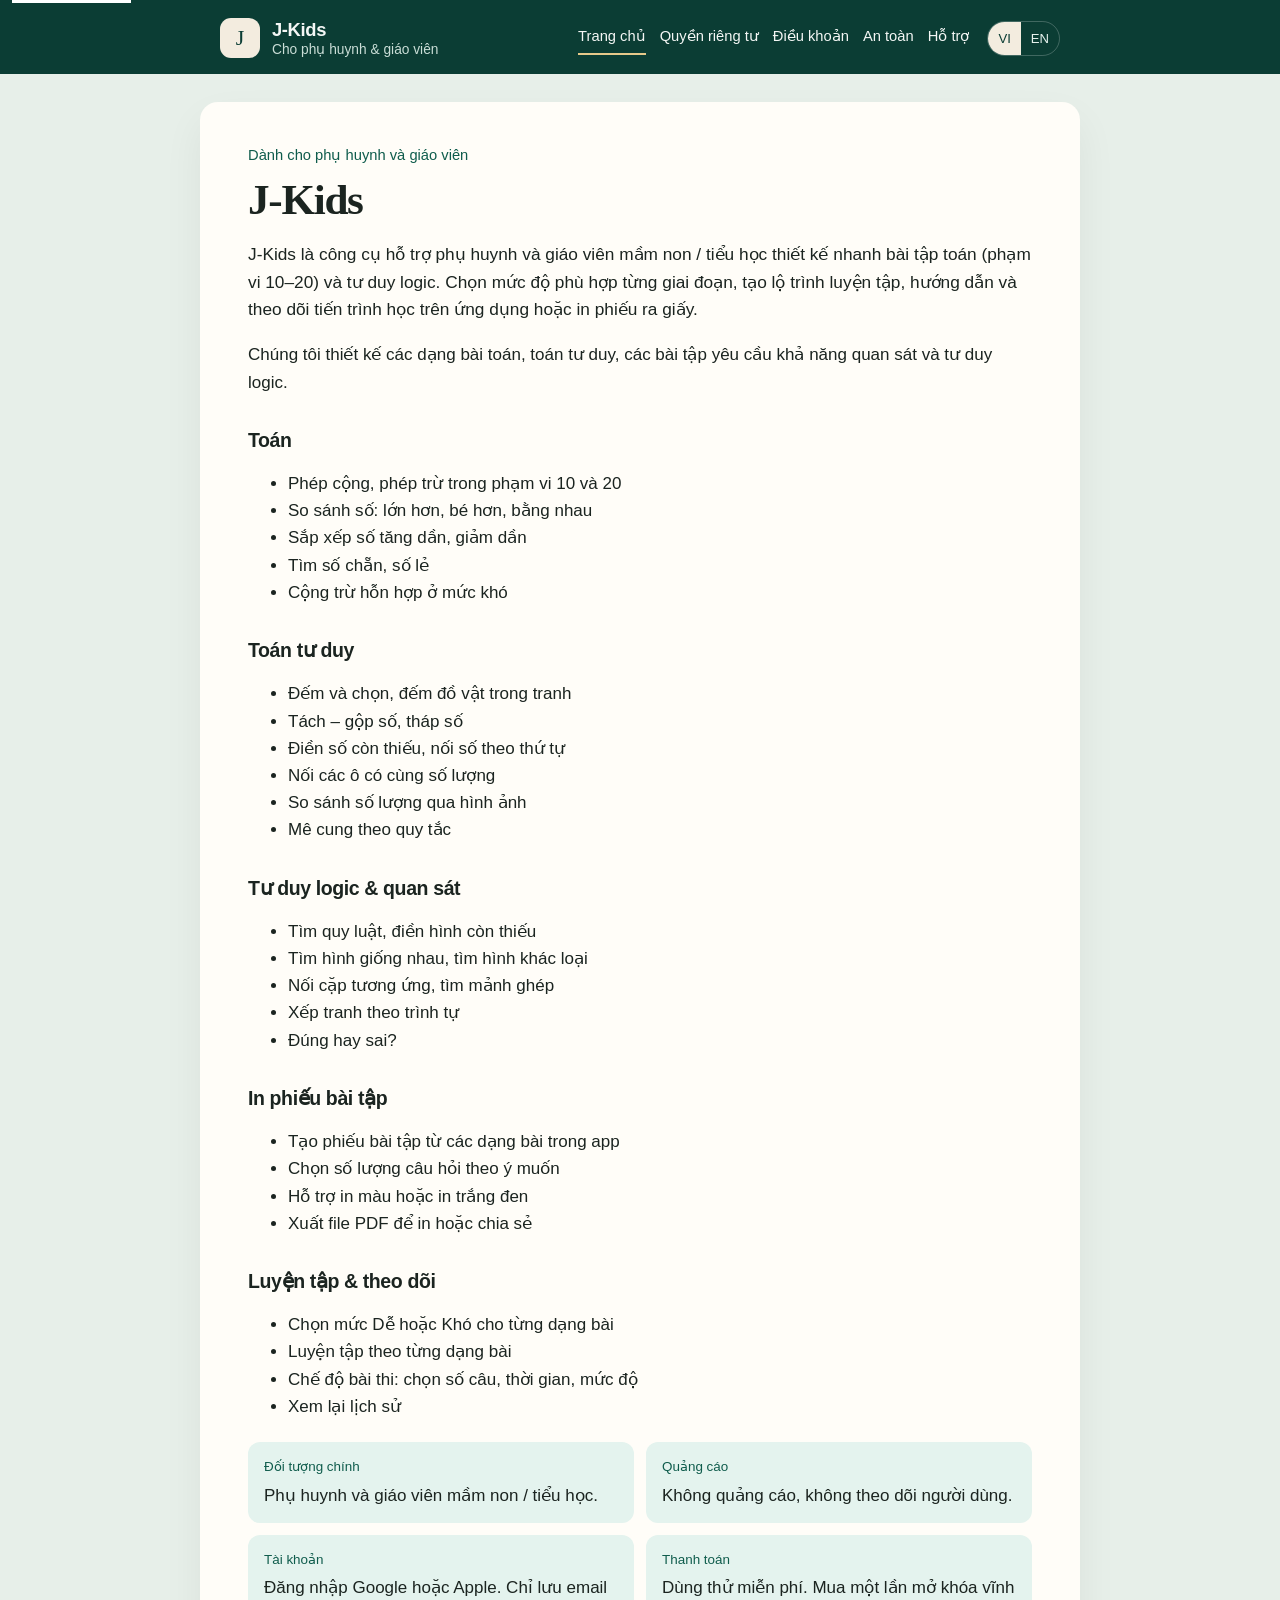
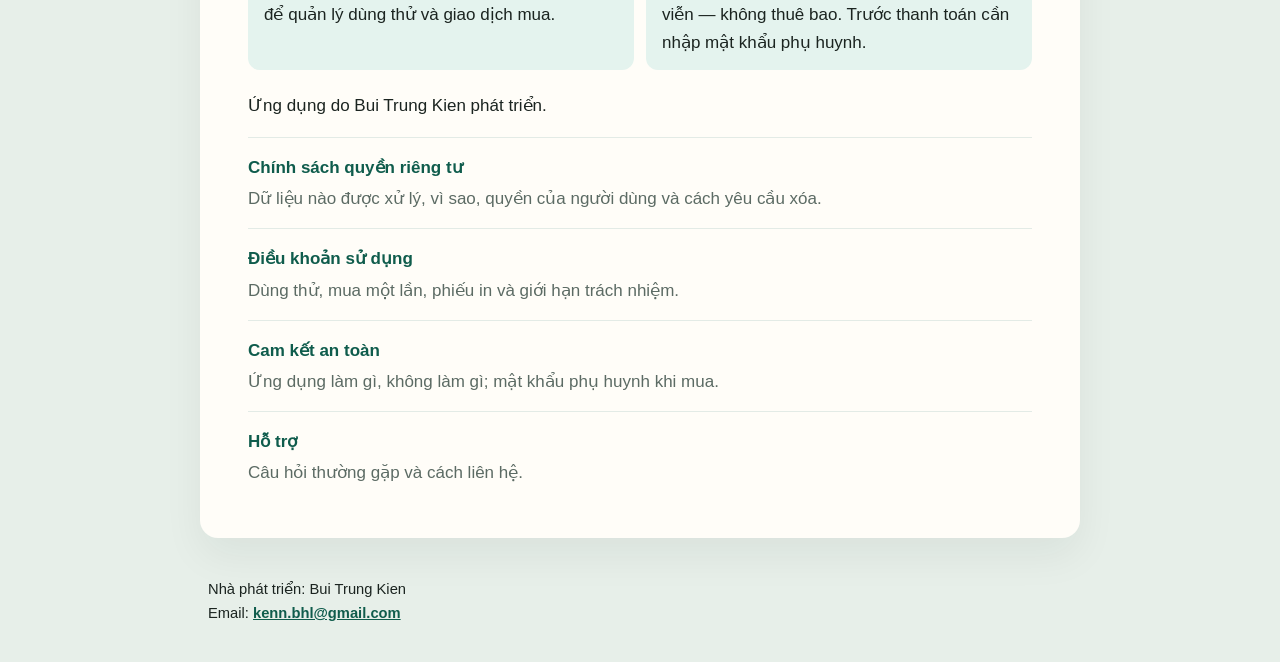
<file: index.html>
<!DOCTYPE html>
<html lang="vi">
<head>
  <meta charset="utf-8">
  <meta name="viewport" content="width=device-width, initial-scale=1">
  <title>J-Kids · Chính sách và hỗ trợ</title>
  <meta name="description" content="J-Kids: công cụ hỗ trợ phụ huynh và giáo viên mầm non / tiểu học thiết kế bài tập toán (phạm vi 10–20) và tư duy logic. Không quảng cáo.">
  <link rel="icon" href="favicon.svg" type="image/svg+xml">
  <link rel="stylesheet" href="styles.css">
</head>
<body
  data-title-vi="J-Kids · Chính sách và hỗ trợ"
  data-title-en="J-Kids · Policies and support"
  data-desc-vi="J-Kids: công cụ hỗ trợ phụ huynh và giáo viên mầm non / tiểu học thiết kế bài tập toán (phạm vi 10–20) và tư duy logic. Không quảng cáo."
  data-desc-en="J-Kids: a tool for parents and preschool / elementary teachers to design early math (range 10–20) and logic exercises. No ads.">
  <a class="skip" href="#content" data-label-vi="Tới nội dung" data-label-en="Skip to content">Tới nội dung</a>
  <header class="mast">
    <div class="mast-inner">
      <a class="brand" data-keep-lang data-href="index.html" href="index.html">
        <span class="brand-mark" aria-hidden="true">J</span>
        <span class="brand-text">
          <strong class="brand-name">J-Kids</strong>
          <span class="brand-sub" data-label-vi="Cho phụ huynh &amp; giáo viên" data-label-en="For parents &amp; teachers">Cho phụ huynh &amp; giáo viên</span>
        </span>
      </a>
      <div class="mast-tools">
        <nav data-label-mode="aria" data-label-vi="Chính sách" data-label-en="Policies" aria-label="Chính sách">
          <a data-keep-lang data-href="index.html" href="index.html" aria-current="page" data-label-vi="Trang chủ" data-label-en="Home">Trang chủ</a>
          <a data-keep-lang data-href="privacy.html" href="privacy.html" data-label-vi="Quyền riêng tư" data-label-en="Privacy">Quyền riêng tư</a>
          <a data-keep-lang data-href="terms.html" href="terms.html" data-label-vi="Điều khoản" data-label-en="Terms">Điều khoản</a>
          <a data-keep-lang data-href="safety.html" href="safety.html" data-label-vi="An toàn" data-label-en="Safety">An toàn</a>
          <a data-keep-lang data-href="support.html" href="support.html" data-label-vi="Hỗ trợ" data-label-en="Support">Hỗ trợ</a>
        </nav>
        <div class="lang" role="group" data-label-mode="aria" data-label-vi="Ngôn ngữ" data-label-en="Language" aria-label="Ngôn ngữ">
          <button type="button" data-set-lang="vi" aria-pressed="true">VI</button>
          <button type="button" data-set-lang="en" aria-pressed="false">EN</button>
        </div>
      </div>
    </div>
  </header>
  <main id="content" class="sheet">
    <article data-lang-block="vi">
      <p class="kicker">Dành cho phụ huynh và giáo viên</p>
      <h1>J-Kids</h1>
      <p class="lead">J-Kids là công cụ hỗ trợ phụ huynh và giáo viên mầm non / tiểu học thiết kế nhanh bài tập toán (phạm vi 10–20) và tư duy logic. Chọn mức độ phù hợp từng giai đoạn, tạo lộ trình luyện tập, hướng dẫn và theo dõi tiến trình học trên ứng dụng hoặc in phiếu ra giấy.</p>
      <p>Chúng tôi thiết kế các dạng bài toán, toán tư duy, các bài tập yêu cầu khả năng quan sát và tư duy logic.</p>

      <h2>Toán</h2>
      <ul>
        <li>Phép cộng, phép trừ trong phạm vi 10 và 20</li>
        <li>So sánh số: lớn hơn, bé hơn, bằng nhau</li>
        <li>Sắp xếp số tăng dần, giảm dần</li>
        <li>Tìm số chẵn, số lẻ</li>
        <li>Cộng trừ hỗn hợp ở mức khó</li>
      </ul>

      <h2>Toán tư duy</h2>
      <ul>
        <li>Đếm và chọn, đếm đồ vật trong tranh</li>
        <li>Tách – gộp số, tháp số</li>
        <li>Điền số còn thiếu, nối số theo thứ tự</li>
        <li>Nối các ô có cùng số lượng</li>
        <li>So sánh số lượng qua hình ảnh</li>
        <li>Mê cung theo quy tắc</li>
      </ul>

      <h2>Tư duy logic &amp; quan sát</h2>
      <ul>
        <li>Tìm quy luật, điền hình còn thiếu</li>
        <li>Tìm hình giống nhau, tìm hình khác loại</li>
        <li>Nối cặp tương ứng, tìm mảnh ghép</li>
        <li>Xếp tranh theo trình tự</li>
        <li>Đúng hay sai?</li>
      </ul>

      <h2>In phiếu bài tập</h2>
      <ul>
        <li>Tạo phiếu bài tập từ các dạng bài trong app</li>
        <li>Chọn số lượng câu hỏi theo ý muốn</li>
        <li>Hỗ trợ in màu hoặc in trắng đen</li>
        <li>Xuất file PDF để in hoặc chia sẻ</li>
      </ul>

      <h2>Luyện tập &amp; theo dõi</h2>
      <ul>
        <li>Chọn mức Dễ hoặc Khó cho từng dạng bài</li>
        <li>Luyện tập theo từng dạng bài</li>
        <li>Chế độ bài thi: chọn số câu, thời gian, mức độ</li>
        <li>Xem lại lịch sử</li>
      </ul>

      <dl class="facts">
        <div>
          <dt>Đối tượng chính</dt>
          <dd>Phụ huynh và giáo viên mầm non / tiểu học.</dd>
        </div>
        <div>
          <dt>Quảng cáo</dt>
          <dd>Không quảng cáo, không theo dõi người dùng.</dd>
        </div>
        <div>
          <dt>Tài khoản</dt>
          <dd>Đăng nhập Google hoặc Apple. Chỉ lưu email để quản lý dùng thử và giao dịch mua.</dd>
        </div>
        <div>
          <dt>Thanh toán</dt>
          <dd>Dùng thử miễn phí. Mua một lần mở khóa vĩnh viễn — không thuê bao. Trước thanh toán cần nhập mật khẩu phụ huynh.</dd>
        </div>
      </dl>
      <p>Ứng dụng do <span data-developer-name>Bui Trung Kien</span> phát triển.</p>
      <ul class="docs">
        <li>
          <a data-keep-lang data-href="privacy.html" href="privacy.html">Chính sách quyền riêng tư</a>
          <p>Dữ liệu nào được xử lý, vì sao, quyền của người dùng và cách yêu cầu xóa.</p>
        </li>
        <li>
          <a data-keep-lang data-href="terms.html" href="terms.html">Điều khoản sử dụng</a>
          <p>Dùng thử, mua một lần, phiếu in và giới hạn trách nhiệm.</p>
        </li>
        <li>
          <a data-keep-lang data-href="safety.html" href="safety.html">Cam kết an toàn</a>
          <p>Ứng dụng làm gì, không làm gì; mật khẩu phụ huynh khi mua.</p>
        </li>
        <li>
          <a data-keep-lang data-href="support.html" href="support.html">Hỗ trợ</a>
          <p>Câu hỏi thường gặp và cách liên hệ.</p>
        </li>
      </ul>
    </article>
    <article data-lang-block="en" hidden>
      <p class="kicker">For parents and teachers</p>
      <h1>J-Kids</h1>
      <p class="lead">J-Kids helps parents and preschool / elementary teachers quickly design early math exercises (number range 10–20) and logic practice. Choose a suitable difficulty, build practice paths, guide learners, and track progress in the app or print worksheets.</p>
      <p>We provide math, math-thinking, observation, and logic exercise types.</p>

      <h2>Math</h2>
      <ul>
        <li>Addition and subtraction within 10 and 20</li>
        <li>Comparing numbers: greater than, less than, equal</li>
        <li>Ordering numbers ascending and descending</li>
        <li>Finding even and odd numbers</li>
        <li>Mixed addition and subtraction at a harder level</li>
      </ul>

      <h2>Math thinking</h2>
      <ul>
        <li>Count and choose; count objects in a picture</li>
        <li>Number bonds and number pyramids</li>
        <li>Fill missing numbers; connect numbers in order</li>
        <li>Connect boxes with the same quantity</li>
        <li>Compare quantities with pictures</li>
        <li>Rule-based mazes</li>
      </ul>

      <h2>Logic &amp; observation</h2>
      <ul>
        <li>Find patterns; fill the missing figure</li>
        <li>Find matching or odd-one-out pictures</li>
        <li>Match pairs; find missing puzzle pieces</li>
        <li>Order picture sequences</li>
        <li>True or false?</li>
      </ul>

      <h2>Print worksheets</h2>
      <ul>
        <li>Create worksheets from in-app exercise types</li>
        <li>Choose how many questions</li>
        <li>Color or black-and-white printing</li>
        <li>Export PDF to print or share</li>
      </ul>

      <h2>Practice &amp; tracking</h2>
      <ul>
        <li>Easy or Hard per exercise type</li>
        <li>Practice by type</li>
        <li>Test mode: questions, time, difficulty</li>
        <li>Review history</li>
      </ul>

      <dl class="facts">
        <div>
          <dt>Primary audience</dt>
          <dd>Parents and preschool / elementary teachers.</dd>
        </div>
        <div>
          <dt>Advertising</dt>
          <dd>No ads and no user tracking.</dd>
        </div>
        <div>
          <dt>Account</dt>
          <dd>Sign in with Google or Apple. Only the email is stored to manage the trial and purchases.</dd>
        </div>
        <div>
          <dt>Payment</dt>
          <dd>Free trial. One-time lifetime unlock — no subscription. The parent password is required before payment.</dd>
        </div>
      </dl>
      <p>Made by <span data-developer-name>Bui Trung Kien</span>.</p>
      <ul class="docs">
        <li>
          <a data-keep-lang data-href="privacy.html" href="privacy.html">Privacy Policy</a>
          <p>What data is processed, why, user rights, and deletion.</p>
        </li>
        <li>
          <a data-keep-lang data-href="terms.html" href="terms.html">Terms of Use</a>
          <p>Trial, one-time purchase, printed worksheets, and liability limits.</p>
        </li>
        <li>
          <a data-keep-lang data-href="safety.html" href="safety.html">Safety commitment</a>
          <p>What the app does and does not do; parent password before purchase.</p>
        </li>
        <li>
          <a data-keep-lang data-href="support.html" href="support.html">Support</a>
          <p>FAQ and how to reach us.</p>
        </li>
      </ul>
    </article>
  </main>
  <footer class="site-footer">
    <div data-lang-block="vi">
      <p class="banner" data-email-warning hidden>Trang chưa có email liên hệ. Trước khi công khai, hãy điền địa chỉ email vào <code>site-config.js</code>.</p>
      <p>Nhà phát triển: <span data-developer-name>Bui Trung Kien</span><br>
        Email: <a data-contact-email href="site-config.js">cập nhật email liên hệ</a></p>
    </div>
    <div data-lang-block="en" hidden>
      <p class="banner" data-email-warning hidden>No contact email is set. Add one in <code>site-config.js</code> before publishing.</p>
      <p>Developer: <span data-developer-name>Bui Trung Kien</span><br>
        Email: <a data-contact-email href="site-config.js">add a contact email</a></p>
    </div>
  </footer>
  <script src="site-config.js"></script>
  <script src="site.js"></script>
</body>
</html>
</file>
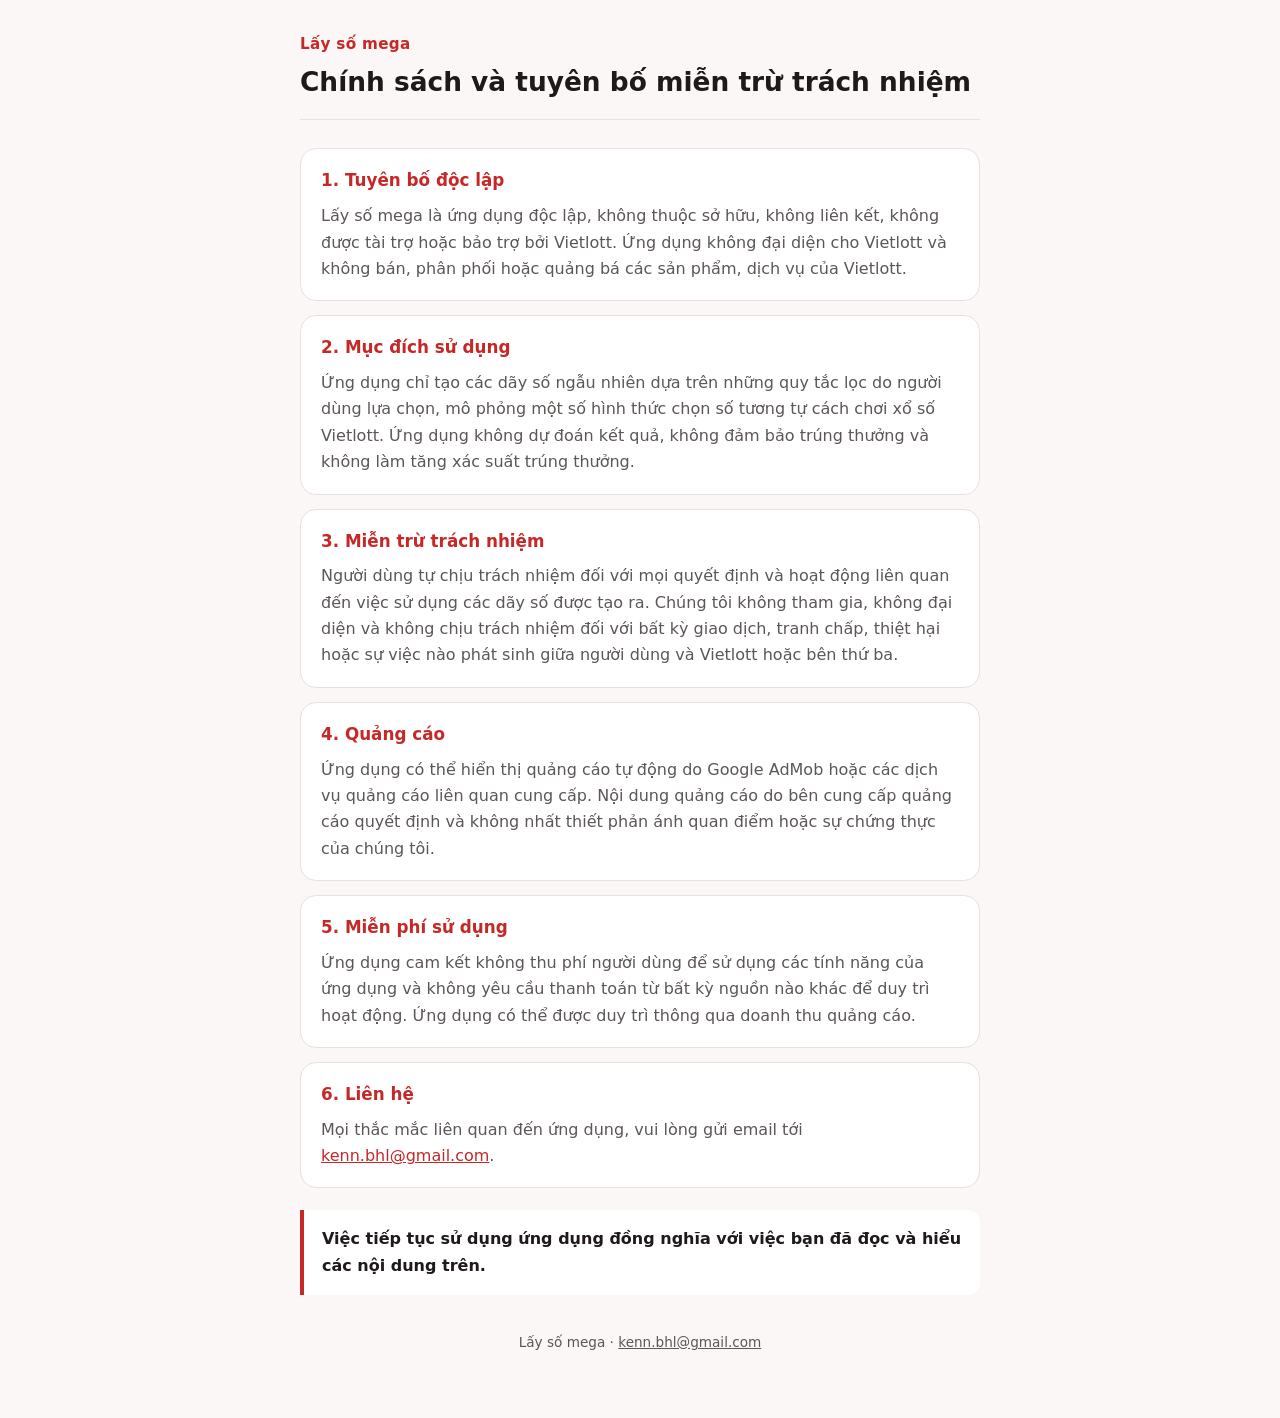
<file: lay-so-mega.html>
<!DOCTYPE html>
<html lang="vi">
<head>
  <meta charset="utf-8" />
  <meta name="viewport" content="width=device-width, initial-scale=1" />
  <title>Chính sách và tuyên bố miễn trừ trách nhiệm — Lấy số mega</title>
  <meta name="description" content="Chính sách và tuyên bố miễn trừ trách nhiệm của ứng dụng Lấy số mega." />
  <style>
    :root {
      --bg: #faf7f6;
      --card: #ffffff;
      --text: #1f1a19;
      --muted: #5c5655;
      --accent: #c62828;
      --line: #e8e0de;
    }
    * { box-sizing: border-box; }
    body {
      margin: 0;
      font-family: "Segoe UI", system-ui, -apple-system, sans-serif;
      background: var(--bg);
      color: var(--text);
      line-height: 1.65;
    }
    .wrap {
      max-width: 720px;
      margin: 0 auto;
      padding: 32px 20px 64px;
    }
    header {
      margin-bottom: 28px;
      padding-bottom: 20px;
      border-bottom: 1px solid var(--line);
    }
    .brand {
      color: var(--accent);
      font-weight: 700;
      font-size: 0.95rem;
      letter-spacing: 0.02em;
      margin: 0 0 8px;
    }
    h1 {
      margin: 0;
      font-size: 1.65rem;
      line-height: 1.3;
    }
    section {
      background: var(--card);
      border: 1px solid var(--line);
      border-radius: 16px;
      padding: 18px 20px;
      margin: 0 0 14px;
    }
    h2 {
      margin: 0 0 8px;
      font-size: 1.05rem;
      color: var(--accent);
    }
    p {
      margin: 0;
      color: var(--muted);
    }
    a {
      color: var(--accent);
      text-decoration: underline;
    }
    footer a {
      color: var(--muted);
    }
    .closing {
      margin-top: 22px;
      padding: 16px 18px;
      border-left: 4px solid var(--accent);
      background: #fff;
      border-radius: 0 12px 12px 0;
      font-weight: 600;
      color: var(--text);
    }
    footer {
      margin-top: 36px;
      font-size: 0.85rem;
      color: var(--muted);
      text-align: center;
    }
  </style>
</head>
<body>
  <main class="wrap">
    <header>
      <p class="brand">Lấy số mega</p>
      <h1>Chính sách và tuyên bố miễn trừ trách nhiệm</h1>
    </header>

    <section>
      <h2>1. Tuyên bố độc lập</h2>
      <p>
        Lấy số mega là ứng dụng độc lập, không thuộc sở hữu, không liên kết,
        không được tài trợ hoặc bảo trợ bởi Vietlott. Ứng dụng không đại diện
        cho Vietlott và không bán, phân phối hoặc quảng bá các sản phẩm, dịch vụ
        của Vietlott.
      </p>
    </section>

    <section>
      <h2>2. Mục đích sử dụng</h2>
      <p>
        Ứng dụng chỉ tạo các dãy số ngẫu nhiên dựa trên những quy tắc lọc do
        người dùng lựa chọn, mô phỏng một số hình thức chọn số tương tự cách
        chơi xổ số Vietlott. Ứng dụng không dự đoán kết quả, không đảm bảo
        trúng thưởng và không làm tăng xác suất trúng thưởng.
      </p>
    </section>

    <section>
      <h2>3. Miễn trừ trách nhiệm</h2>
      <p>
        Người dùng tự chịu trách nhiệm đối với mọi quyết định và hoạt động
        liên quan đến việc sử dụng các dãy số được tạo ra. Chúng tôi không
        tham gia, không đại diện và không chịu trách nhiệm đối với bất kỳ
        giao dịch, tranh chấp, thiệt hại hoặc sự việc nào phát sinh giữa
        người dùng và Vietlott hoặc bên thứ ba.
      </p>
    </section>

    <section>
      <h2>4. Quảng cáo</h2>
      <p>
        Ứng dụng có thể hiển thị quảng cáo tự động do Google AdMob hoặc các
        dịch vụ quảng cáo liên quan cung cấp. Nội dung quảng cáo do bên cung
        cấp quảng cáo quyết định và không nhất thiết phản ánh quan điểm hoặc
        sự chứng thực của chúng tôi.
      </p>
    </section>

    <section>
      <h2>5. Miễn phí sử dụng</h2>
      <p>
        Ứng dụng cam kết không thu phí người dùng để sử dụng các tính năng
        của ứng dụng và không yêu cầu thanh toán từ bất kỳ nguồn nào khác để
        duy trì hoạt động. Ứng dụng có thể được duy trì thông qua doanh thu
        quảng cáo.
      </p>
    </section>

    <section>
      <h2>6. Liên hệ</h2>
      <p>
        Mọi thắc mắc liên quan đến ứng dụng, vui lòng gửi email tới
        <a href="mailto:kenn.bhl@gmail.com">kenn.bhl@gmail.com</a>.
      </p>
    </section>

    <p class="closing">
      Việc tiếp tục sử dụng ứng dụng đồng nghĩa với việc bạn đã đọc và hiểu
      các nội dung trên.
    </p>

    <footer>Lấy số mega · <a href="mailto:kenn.bhl@gmail.com">kenn.bhl@gmail.com</a></footer>
  </main>
</body>
</html>
</file>
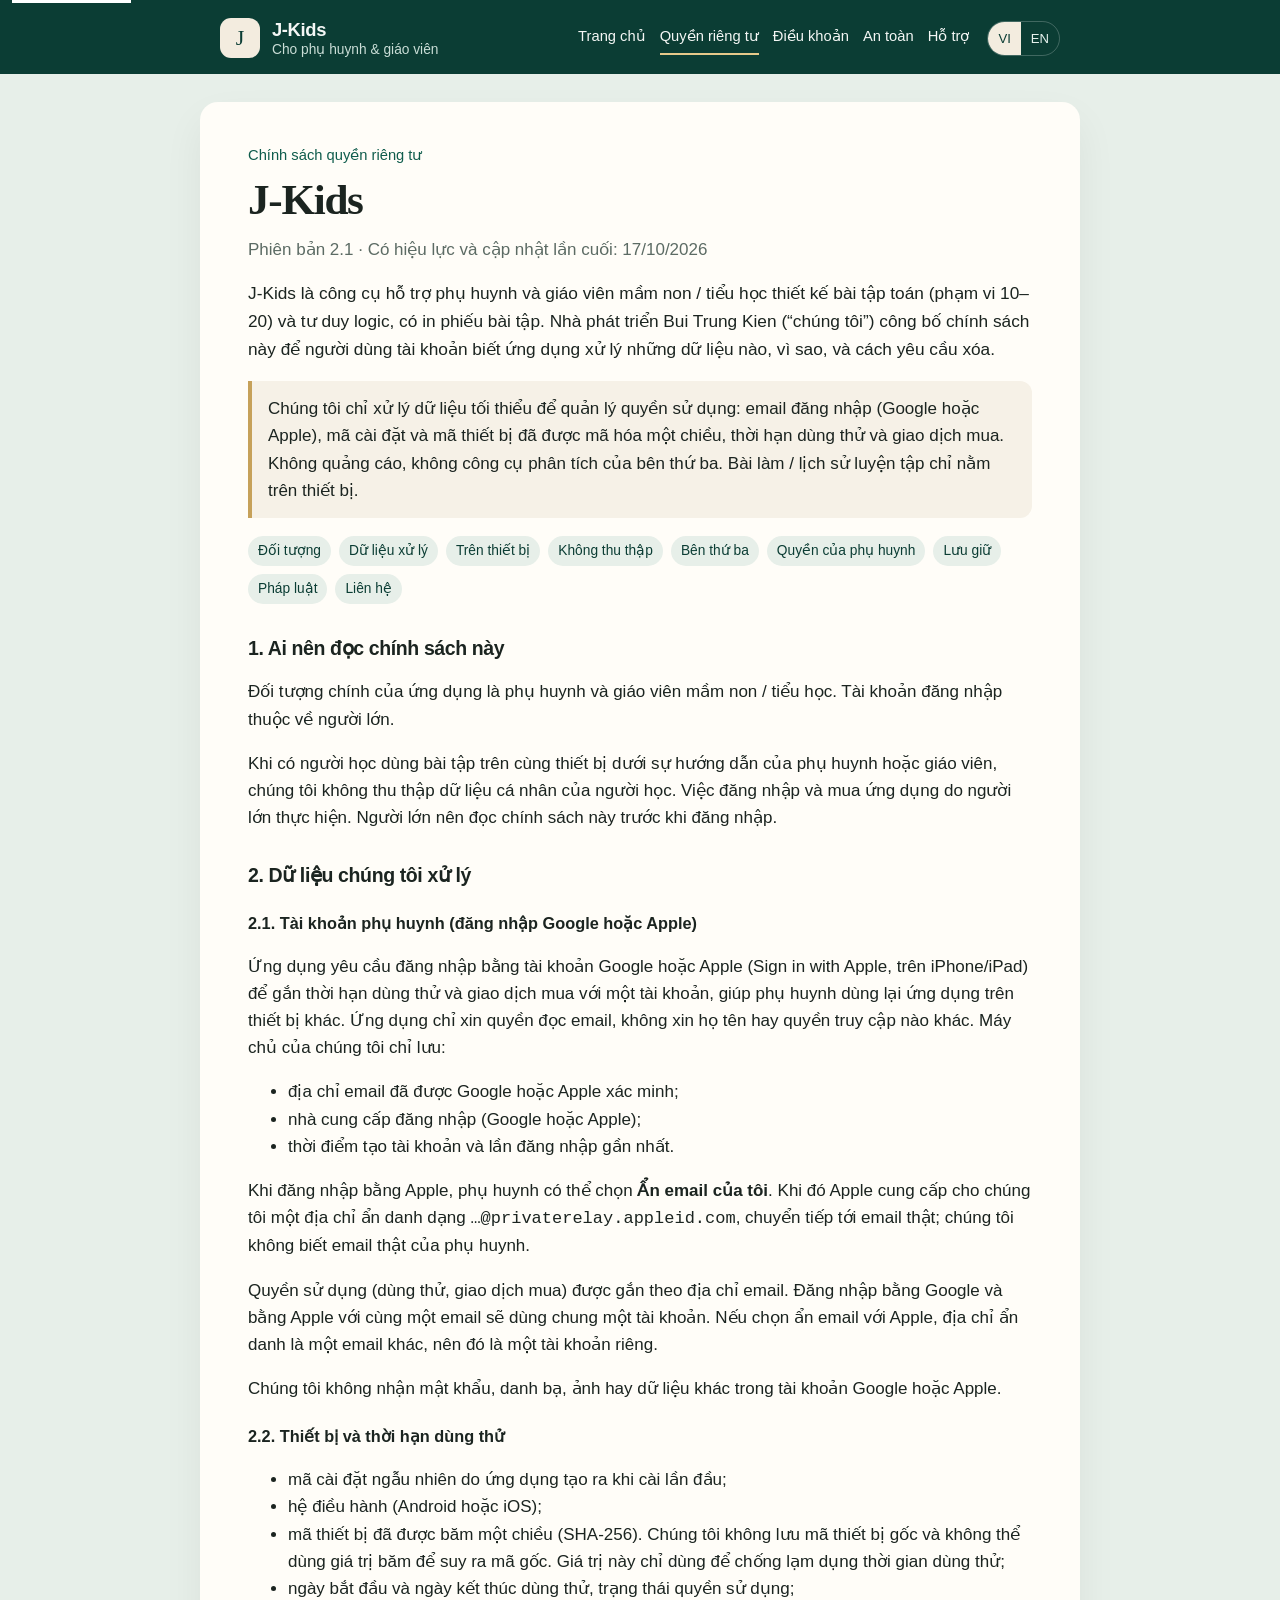
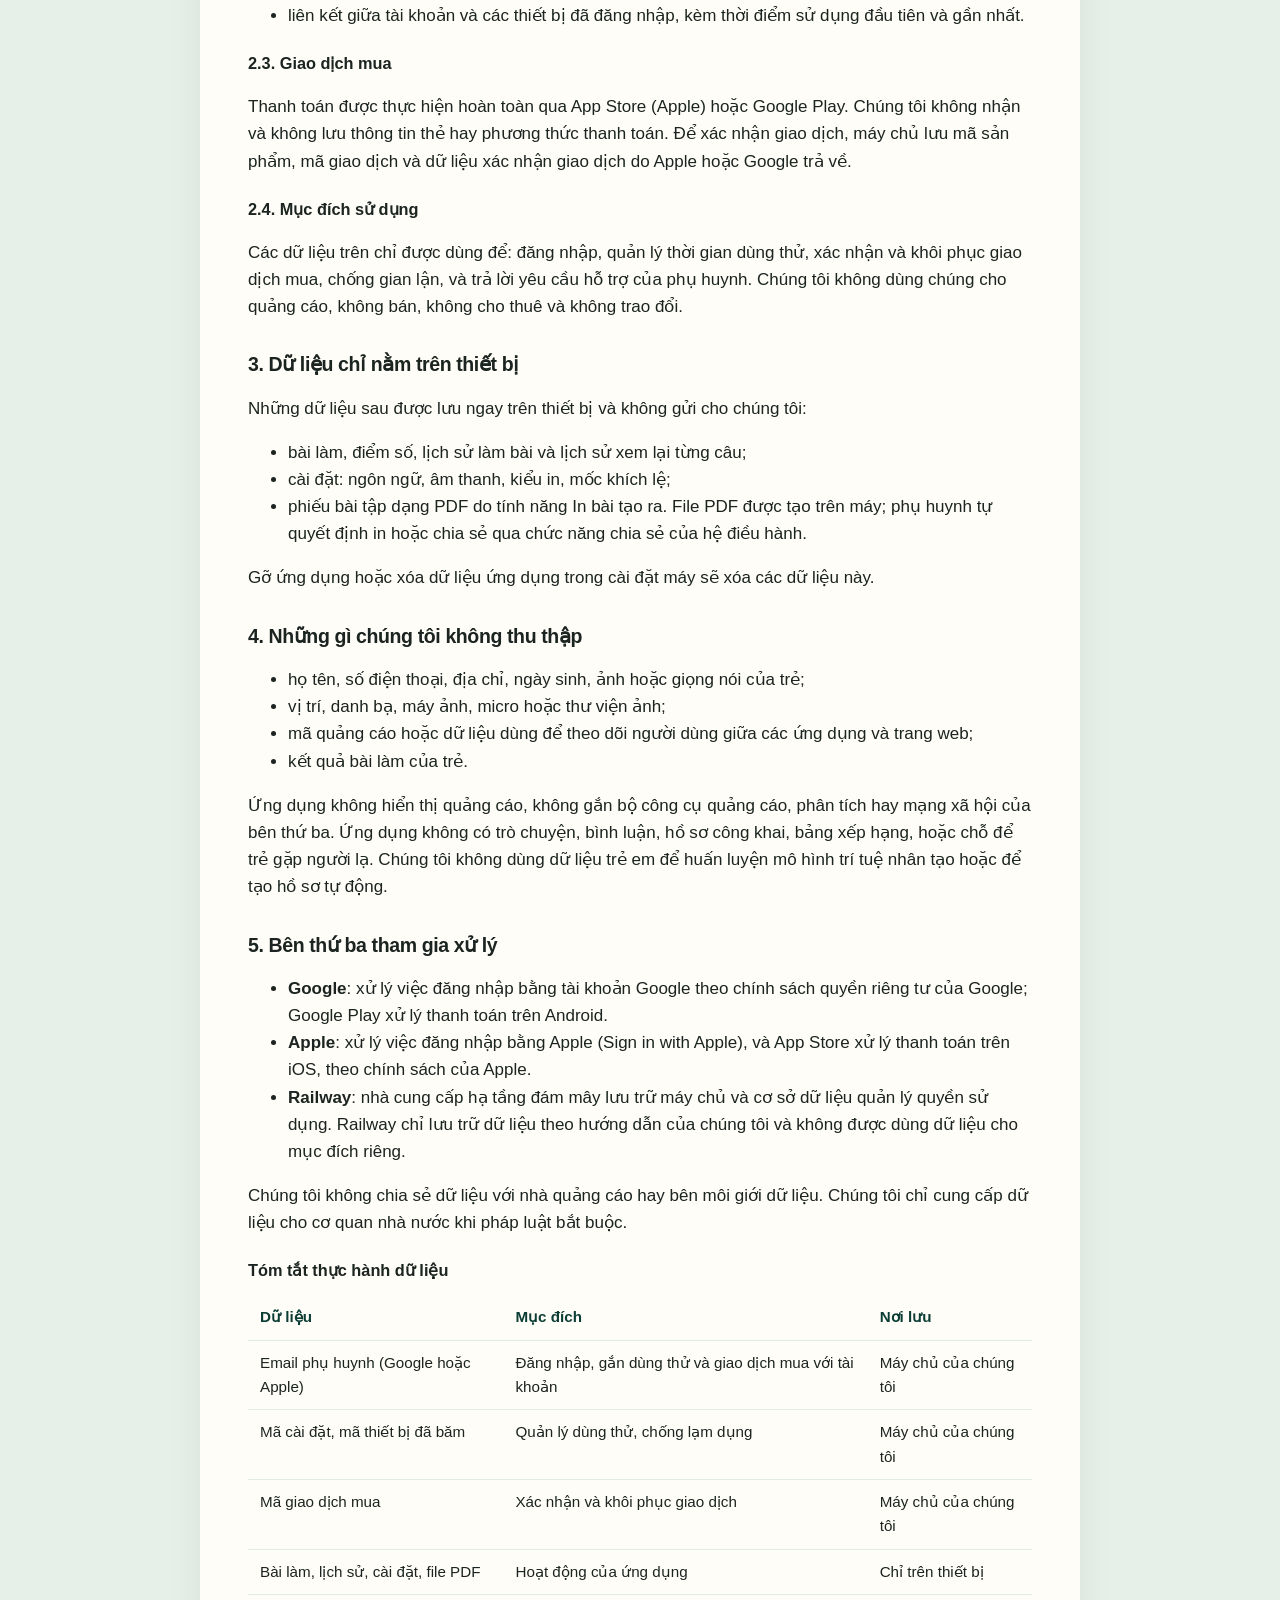
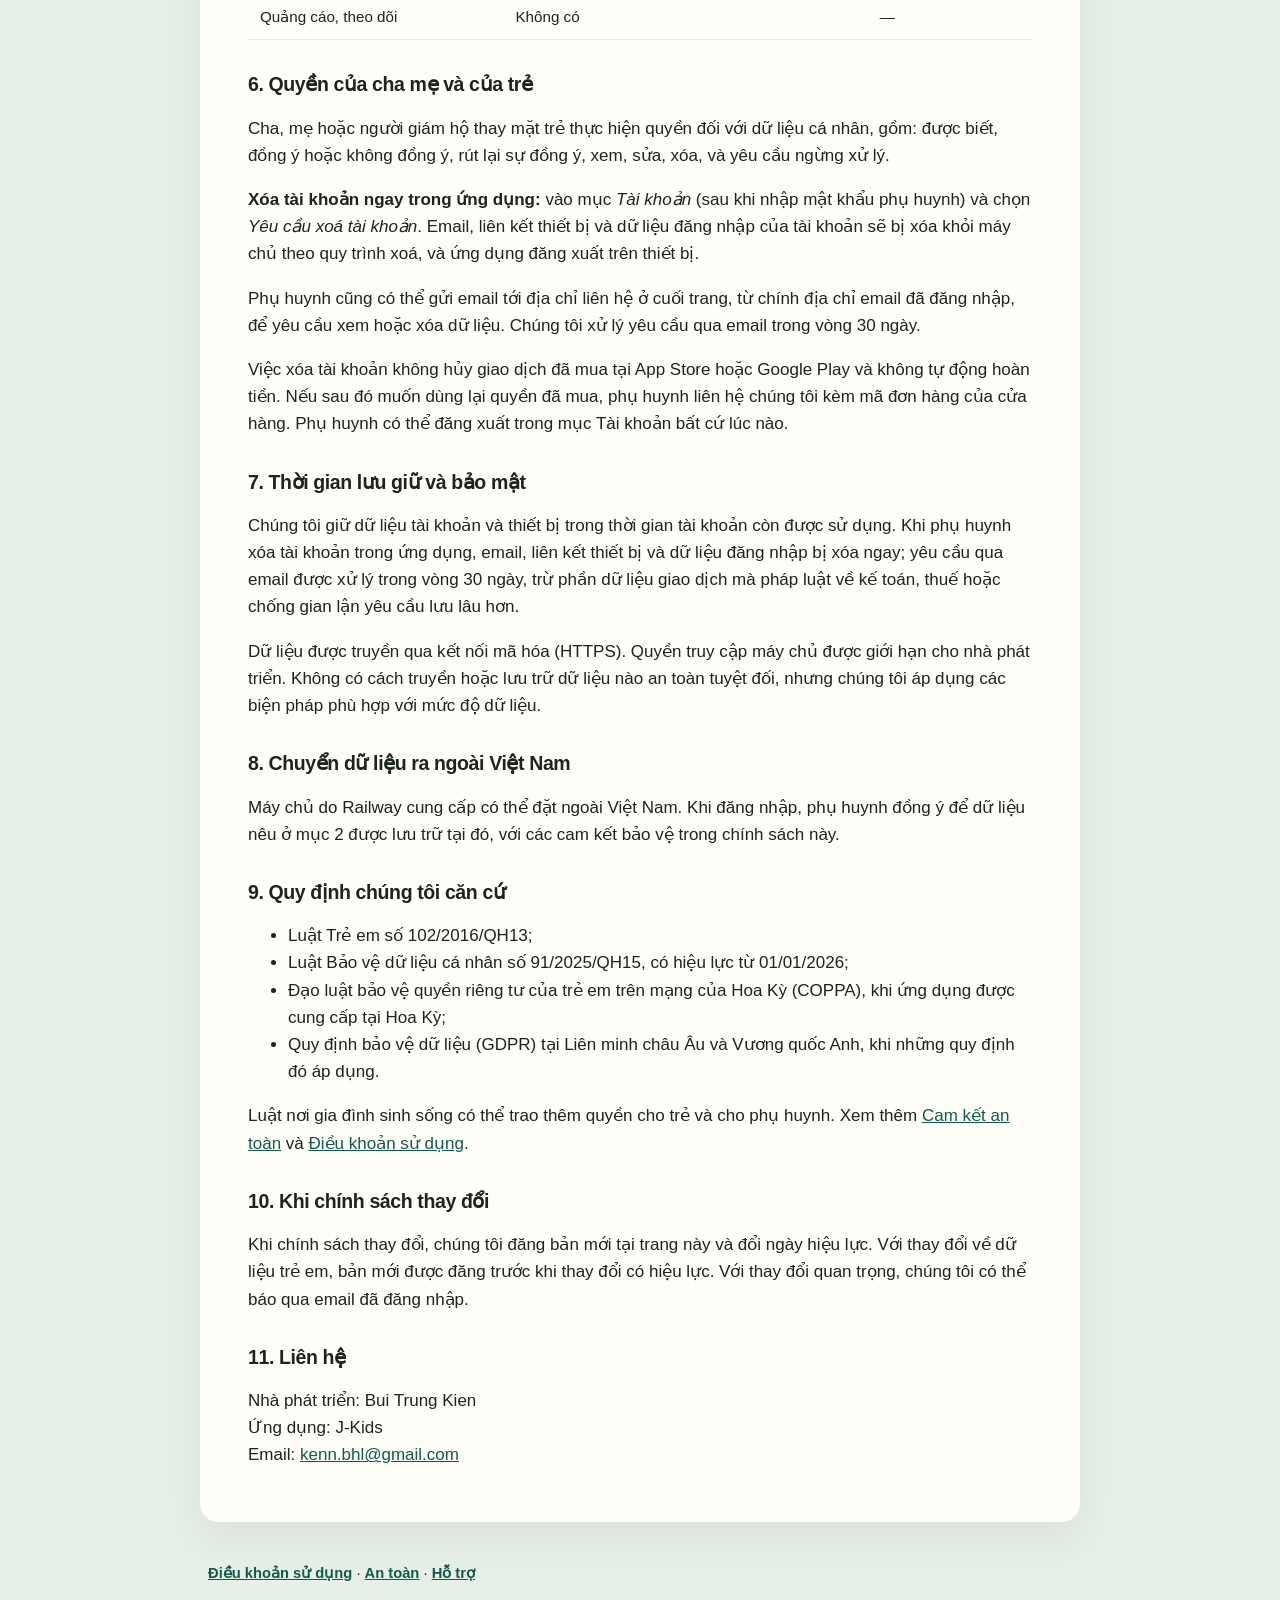
<file: privacy.html>
<!DOCTYPE html>
<html lang="vi">
<head>
  <meta charset="utf-8">
  <meta name="viewport" content="width=device-width, initial-scale=1">
  <title>Chính sách quyền riêng tư · J-Kids</title>
  <meta name="description" content="Chính sách quyền riêng tư của J-Kids: dữ liệu khi phụ huynh / giáo viên đăng nhập, dùng thử và mua ứng dụng. Không quảng cáo.">
  <link rel="icon" href="favicon.svg" type="image/svg+xml">
  <link rel="stylesheet" href="styles.css">
  <link rel="alternate" hreflang="vi" href="privacy.html?lang=vi">
  <link rel="alternate" hreflang="en" href="privacy.html?lang=en">
</head>
<body
  data-title-vi="Chính sách quyền riêng tư · J-Kids"
  data-title-en="Privacy Policy · J-Kids"
  data-desc-vi="Chính sách quyền riêng tư của J-Kids: dữ liệu khi phụ huynh / giáo viên đăng nhập, dùng thử và mua ứng dụng. Không quảng cáo."
  data-desc-en="Privacy Policy for J-Kids: what data is processed when a parent or teacher signs in, starts the trial, and buys the app. No ads.">
  <a class="skip" href="#content" data-label-vi="Tới nội dung" data-label-en="Skip to content">Tới nội dung</a>
  <header class="mast">
    <div class="mast-inner">
      <a class="brand" data-keep-lang data-href="index.html" href="index.html">
        <span class="brand-mark" aria-hidden="true">J</span>
        <span class="brand-text">
          <strong class="brand-name">J-Kids</strong>
          <span class="brand-sub" data-label-vi="Cho phụ huynh &amp; giáo viên" data-label-en="For parents &amp; teachers">Cho phụ huynh &amp; giáo viên</span>
        </span>
      </a>
      <div class="mast-tools">
        <nav data-label-mode="aria" data-label-vi="Chính sách" data-label-en="Policies" aria-label="Chính sách">
          <a data-keep-lang data-href="index.html" href="index.html" data-label-vi="Trang chủ" data-label-en="Home">Trang chủ</a>
          <a data-keep-lang data-href="privacy.html" href="privacy.html" aria-current="page" data-label-vi="Quyền riêng tư" data-label-en="Privacy">Quyền riêng tư</a>
          <a data-keep-lang data-href="terms.html" href="terms.html" data-label-vi="Điều khoản" data-label-en="Terms">Điều khoản</a>
          <a data-keep-lang data-href="safety.html" href="safety.html" data-label-vi="An toàn" data-label-en="Safety">An toàn</a>
          <a data-keep-lang data-href="support.html" href="support.html" data-label-vi="Hỗ trợ" data-label-en="Support">Hỗ trợ</a>
        </nav>
        <div class="lang" role="group" data-label-mode="aria" data-label-vi="Ngôn ngữ" data-label-en="Language" aria-label="Ngôn ngữ">
          <button type="button" data-set-lang="vi" aria-pressed="true">VI</button>
          <button type="button" data-set-lang="en" aria-pressed="false">EN</button>
        </div>
      </div>
    </div>
  </header>
  <main id="content" class="sheet">
    <article data-lang-block="vi">
      <p class="kicker">Chính sách quyền riêng tư</p>
      <h1>J-Kids</h1>
      <p class="meta">Phiên bản 2.1 · Có hiệu lực và cập nhật lần cuối: 17/10/2026</p>
      <p class="lead">J-Kids là công cụ hỗ trợ phụ huynh và giáo viên mầm non / tiểu học thiết kế bài tập toán (phạm vi 10–20) và tư duy logic, có in phiếu bài tập. Nhà phát triển <span data-developer-name>Bui Trung Kien</span> (“chúng tôi”) công bố chính sách này để người dùng tài khoản biết ứng dụng xử lý những dữ liệu nào, vì sao, và cách yêu cầu xóa.</p>
      <p class="promise">Chúng tôi chỉ xử lý dữ liệu tối thiểu để quản lý quyền sử dụng: email đăng nhập (Google hoặc Apple), mã cài đặt và mã thiết bị đã được mã hóa một chiều, thời hạn dùng thử và giao dịch mua. Không quảng cáo, không công cụ phân tích của bên thứ ba. Bài làm / lịch sử luyện tập chỉ nằm trên thiết bị.</p>
      <ul class="toc">
        <li><a href="#vi-scope">Đối tượng</a></li>
        <li><a href="#vi-collect">Dữ liệu xử lý</a></li>
        <li><a href="#vi-device">Trên thiết bị</a></li>
        <li><a href="#vi-not">Không thu thập</a></li>
        <li><a href="#vi-share">Bên thứ ba</a></li>
        <li><a href="#vi-rights">Quyền của phụ huynh</a></li>
        <li><a href="#vi-retention">Lưu giữ</a></li>
        <li><a href="#vi-law">Pháp luật</a></li>
        <li><a href="#vi-contact">Liên hệ</a></li>
      </ul>

      <h2 id="vi-scope">1. Ai nên đọc chính sách này</h2>
      <p>Đối tượng chính của ứng dụng là phụ huynh và giáo viên mầm non / tiểu học. Tài khoản đăng nhập thuộc về người lớn.</p>
      <p>Khi có người học dùng bài tập trên cùng thiết bị dưới sự hướng dẫn của phụ huynh hoặc giáo viên, chúng tôi không thu thập dữ liệu cá nhân của người học. Việc đăng nhập và mua ứng dụng do người lớn thực hiện. Người lớn nên đọc chính sách này trước khi đăng nhập.</p>

      <h2 id="vi-collect">2. Dữ liệu chúng tôi xử lý</h2>
      <h3>2.1. Tài khoản phụ huynh (đăng nhập Google hoặc Apple)</h3>
      <p>Ứng dụng yêu cầu đăng nhập bằng tài khoản Google hoặc Apple (Sign in with Apple, trên iPhone/iPad) để gắn thời hạn dùng thử và giao dịch mua với một tài khoản, giúp phụ huynh dùng lại ứng dụng trên thiết bị khác. Ứng dụng chỉ xin quyền đọc email, không xin họ tên hay quyền truy cập nào khác. Máy chủ của chúng tôi chỉ lưu:</p>
      <ul>
        <li>địa chỉ email đã được Google hoặc Apple xác minh;</li>
        <li>nhà cung cấp đăng nhập (Google hoặc Apple);</li>
        <li>thời điểm tạo tài khoản và lần đăng nhập gần nhất.</li>
      </ul>
      <p>Khi đăng nhập bằng Apple, phụ huynh có thể chọn <strong>Ẩn email của tôi</strong>. Khi đó Apple cung cấp cho chúng tôi một địa chỉ ẩn danh dạng <code>…@privaterelay.appleid.com</code>, chuyển tiếp tới email thật; chúng tôi không biết email thật của phụ huynh.</p>
      <p>Quyền sử dụng (dùng thử, giao dịch mua) được gắn theo địa chỉ email. Đăng nhập bằng Google và bằng Apple với cùng một email sẽ dùng chung một tài khoản. Nếu chọn ẩn email với Apple, địa chỉ ẩn danh là một email khác, nên đó là một tài khoản riêng.</p>
      <p>Chúng tôi không nhận mật khẩu, danh bạ, ảnh hay dữ liệu khác trong tài khoản Google hoặc Apple.</p>

      <h3>2.2. Thiết bị và thời hạn dùng thử</h3>
      <ul>
        <li>mã cài đặt ngẫu nhiên do ứng dụng tạo ra khi cài lần đầu;</li>
        <li>hệ điều hành (Android hoặc iOS);</li>
        <li>mã thiết bị đã được băm một chiều (SHA-256). Chúng tôi không lưu mã thiết bị gốc và không thể dùng giá trị băm để suy ra mã gốc. Giá trị này chỉ dùng để chống lạm dụng thời gian dùng thử;</li>
        <li>ngày bắt đầu và ngày kết thúc dùng thử, trạng thái quyền sử dụng;</li>
        <li>liên kết giữa tài khoản và các thiết bị đã đăng nhập, kèm thời điểm sử dụng đầu tiên và gần nhất.</li>
      </ul>

      <h3>2.3. Giao dịch mua</h3>
      <p>Thanh toán được thực hiện hoàn toàn qua App Store (Apple) hoặc Google Play. Chúng tôi không nhận và không lưu thông tin thẻ hay phương thức thanh toán. Để xác nhận giao dịch, máy chủ lưu mã sản phẩm, mã giao dịch và dữ liệu xác nhận giao dịch do Apple hoặc Google trả về.</p>

      <h3>2.4. Mục đích sử dụng</h3>
      <p>Các dữ liệu trên chỉ được dùng để: đăng nhập, quản lý thời gian dùng thử, xác nhận và khôi phục giao dịch mua, chống gian lận, và trả lời yêu cầu hỗ trợ của phụ huynh. Chúng tôi không dùng chúng cho quảng cáo, không bán, không cho thuê và không trao đổi.</p>

      <h2 id="vi-device">3. Dữ liệu chỉ nằm trên thiết bị</h2>
      <p>Những dữ liệu sau được lưu ngay trên thiết bị và không gửi cho chúng tôi:</p>
      <ul>
        <li>bài làm, điểm số, lịch sử làm bài và lịch sử xem lại từng câu;</li>
        <li>cài đặt: ngôn ngữ, âm thanh, kiểu in, mốc khích lệ;</li>
        <li>phiếu bài tập dạng PDF do tính năng In bài tạo ra. File PDF được tạo trên máy; phụ huynh tự quyết định in hoặc chia sẻ qua chức năng chia sẻ của hệ điều hành.</li>
      </ul>
      <p>Gỡ ứng dụng hoặc xóa dữ liệu ứng dụng trong cài đặt máy sẽ xóa các dữ liệu này.</p>

      <h2 id="vi-not">4. Những gì chúng tôi không thu thập</h2>
      <ul>
        <li>họ tên, số điện thoại, địa chỉ, ngày sinh, ảnh hoặc giọng nói của trẻ;</li>
        <li>vị trí, danh bạ, máy ảnh, micro hoặc thư viện ảnh;</li>
        <li>mã quảng cáo hoặc dữ liệu dùng để theo dõi người dùng giữa các ứng dụng và trang web;</li>
        <li>kết quả bài làm của trẻ.</li>
      </ul>
      <p>Ứng dụng không hiển thị quảng cáo, không gắn bộ công cụ quảng cáo, phân tích hay mạng xã hội của bên thứ ba. Ứng dụng không có trò chuyện, bình luận, hồ sơ công khai, bảng xếp hạng, hoặc chỗ để trẻ gặp người lạ. Chúng tôi không dùng dữ liệu trẻ em để huấn luyện mô hình trí tuệ nhân tạo hoặc để tạo hồ sơ tự động.</p>

      <h2 id="vi-share">5. Bên thứ ba tham gia xử lý</h2>
      <ul>
        <li><strong>Google</strong>: xử lý việc đăng nhập bằng tài khoản Google theo chính sách quyền riêng tư của Google; Google Play xử lý thanh toán trên Android.</li>
        <li><strong>Apple</strong>: xử lý việc đăng nhập bằng Apple (Sign in with Apple), và App Store xử lý thanh toán trên iOS, theo chính sách của Apple.</li>
        <li><strong>Railway</strong>: nhà cung cấp hạ tầng đám mây lưu trữ máy chủ và cơ sở dữ liệu quản lý quyền sử dụng. Railway chỉ lưu trữ dữ liệu theo hướng dẫn của chúng tôi và không được dùng dữ liệu cho mục đích riêng.</li>
      </ul>
      <p>Chúng tôi không chia sẻ dữ liệu với nhà quảng cáo hay bên môi giới dữ liệu. Chúng tôi chỉ cung cấp dữ liệu cho cơ quan nhà nước khi pháp luật bắt buộc.</p>

      <h3>Tóm tắt thực hành dữ liệu</h3>
      <div class="table-wrap">
        <table>
          <thead>
            <tr>
              <th>Dữ liệu</th>
              <th>Mục đích</th>
              <th>Nơi lưu</th>
            </tr>
          </thead>
          <tbody>
            <tr>
              <td>Email phụ huynh (Google hoặc Apple)</td>
              <td>Đăng nhập, gắn dùng thử và giao dịch mua với tài khoản</td>
              <td>Máy chủ của chúng tôi</td>
            </tr>
            <tr>
              <td>Mã cài đặt, mã thiết bị đã băm</td>
              <td>Quản lý dùng thử, chống lạm dụng</td>
              <td>Máy chủ của chúng tôi</td>
            </tr>
            <tr>
              <td>Mã giao dịch mua</td>
              <td>Xác nhận và khôi phục giao dịch</td>
              <td>Máy chủ của chúng tôi</td>
            </tr>
            <tr>
              <td>Bài làm, lịch sử, cài đặt, file PDF</td>
              <td>Hoạt động của ứng dụng</td>
              <td>Chỉ trên thiết bị</td>
            </tr>
            <tr>
              <td>Quảng cáo, theo dõi</td>
              <td>Không có</td>
              <td>—</td>
            </tr>
          </tbody>
        </table>
      </div>

      <h2 id="vi-rights">6. Quyền của cha mẹ và của trẻ</h2>
      <p>Cha, mẹ hoặc người giám hộ thay mặt trẻ thực hiện quyền đối với dữ liệu cá nhân, gồm: được biết, đồng ý hoặc không đồng ý, rút lại sự đồng ý, xem, sửa, xóa, và yêu cầu ngừng xử lý.</p>
      <p><strong>Xóa tài khoản ngay trong ứng dụng:</strong> vào mục <em>Tài khoản</em> (sau khi nhập mật khẩu phụ huynh) và chọn <em>Yêu cầu xoá tài khoản</em>. Email, liên kết thiết bị và dữ liệu đăng nhập của tài khoản sẽ bị xóa khỏi máy chủ theo quy trình xoá, và ứng dụng đăng xuất trên thiết bị.</p>
      <p>Phụ huynh cũng có thể gửi email tới địa chỉ liên hệ ở cuối trang, từ chính địa chỉ email đã đăng nhập, để yêu cầu xem hoặc xóa dữ liệu. Chúng tôi xử lý yêu cầu qua email trong vòng 30 ngày.</p>
      <p>Việc xóa tài khoản không hủy giao dịch đã mua tại App Store hoặc Google Play và không tự động hoàn tiền. Nếu sau đó muốn dùng lại quyền đã mua, phụ huynh liên hệ chúng tôi kèm mã đơn hàng của cửa hàng. Phụ huynh có thể đăng xuất trong mục Tài khoản bất cứ lúc nào.</p>

      <h2 id="vi-retention">7. Thời gian lưu giữ và bảo mật</h2>
      <p>Chúng tôi giữ dữ liệu tài khoản và thiết bị trong thời gian tài khoản còn được sử dụng. Khi phụ huynh xóa tài khoản trong ứng dụng, email, liên kết thiết bị và dữ liệu đăng nhập bị xóa ngay; yêu cầu qua email được xử lý trong vòng 30 ngày, trừ phần dữ liệu giao dịch mà pháp luật về kế toán, thuế hoặc chống gian lận yêu cầu lưu lâu hơn.</p>
      <p>Dữ liệu được truyền qua kết nối mã hóa (HTTPS). Quyền truy cập máy chủ được giới hạn cho nhà phát triển. Không có cách truyền hoặc lưu trữ dữ liệu nào an toàn tuyệt đối, nhưng chúng tôi áp dụng các biện pháp phù hợp với mức độ dữ liệu.</p>

      <h2>8. Chuyển dữ liệu ra ngoài Việt Nam</h2>
      <p>Máy chủ do Railway cung cấp có thể đặt ngoài Việt Nam. Khi đăng nhập, phụ huynh đồng ý để dữ liệu nêu ở mục 2 được lưu trữ tại đó, với các cam kết bảo vệ trong chính sách này.</p>

      <h2 id="vi-law">9. Quy định chúng tôi căn cứ</h2>
      <ul>
        <li>Luật Trẻ em số 102/2016/QH13;</li>
        <li>Luật Bảo vệ dữ liệu cá nhân số 91/2025/QH15, có hiệu lực từ 01/01/2026;</li>
        <li>Đạo luật bảo vệ quyền riêng tư của trẻ em trên mạng của Hoa Kỳ (COPPA), khi ứng dụng được cung cấp tại Hoa Kỳ;</li>
        <li>Quy định bảo vệ dữ liệu (GDPR) tại Liên minh châu Âu và Vương quốc Anh, khi những quy định đó áp dụng.</li>
      </ul>
      <p>Luật nơi gia đình sinh sống có thể trao thêm quyền cho trẻ và cho phụ huynh. Xem thêm <a data-keep-lang data-href="safety.html" href="safety.html">Cam kết an toàn</a> và <a data-keep-lang data-href="terms.html" href="terms.html">Điều khoản sử dụng</a>.</p>

      <h2>10. Khi chính sách thay đổi</h2>
      <p>Khi chính sách thay đổi, chúng tôi đăng bản mới tại trang này và đổi ngày hiệu lực. Với thay đổi về dữ liệu trẻ em, bản mới được đăng trước khi thay đổi có hiệu lực. Với thay đổi quan trọng, chúng tôi có thể báo qua email đã đăng nhập.</p>

      <h2 id="vi-contact">11. Liên hệ</h2>
      <p>Nhà phát triển: <span data-developer-name>Bui Trung Kien</span><br>
        Ứng dụng: J-Kids<br>
        Email: <a data-contact-email href="site-config.js">cập nhật email liên hệ</a></p>
    </article>

    <article data-lang-block="en" hidden>
      <p class="kicker">Privacy Policy</p>
      <h1>J-Kids</h1>
      <p class="meta">Version 2.1 · Effective and last updated: 17 October 2026</p>
      <p class="lead">J-Kids is a tool for parents and preschool / elementary teachers to design early math (range 10–20) and logic exercises, with printable worksheets. <span data-developer-name>Bui Trung Kien</span> (“we”) publishes this policy so account holders know what data the app processes, why, and how to request deletion.</p>
      <p class="promise">We process only the minimum data needed to manage access: the sign-in email (Google or Apple), an install ID and a one-way hashed device ID, the trial period, and purchases. No ads and no third-party analytics. Practice history stays on the device.</p>
      <ul class="toc">
        <li><a href="#en-scope">Audience</a></li>
        <li><a href="#en-collect">Data processed</a></li>
        <li><a href="#en-device">On device</a></li>
        <li><a href="#en-not">Not collected</a></li>
        <li><a href="#en-share">Third parties</a></li>
        <li><a href="#en-rights">Parent rights</a></li>
        <li><a href="#en-retention">Retention</a></li>
        <li><a href="#en-law">Laws</a></li>
        <li><a href="#en-contact">Contact</a></li>
      </ul>

      <h2 id="en-scope">1. Who should read this</h2>
      <p>The primary audience is parents and preschool / elementary teachers. The signed-in account belongs to an adult.</p>
      <p>When a learner uses exercises on the same device under a parent’s or teacher’s guidance, we do not collect the learner’s personal data. Sign-in and purchases are done by an adult. Adults should read this policy before signing in.</p>

      <h2 id="en-collect">2. Data we process</h2>
      <h3>2.1. Parent account (Google or Apple sign-in)</h3>
      <p>The app requires sign-in with a Google account or with Apple (Sign in with Apple, on iPhone/iPad) so the trial and purchases are tied to one account and can be used again on another device. The app requests only the email address, not the name or any other access. Our server stores only:</p>
      <ul>
        <li>the email address verified by Google or Apple;</li>
        <li>the sign-in provider (Google or Apple);</li>
        <li>when the account was created and last signed in.</li>
      </ul>
      <p>With Sign in with Apple, a parent can choose <strong>Hide My Email</strong>. Apple then gives us an anonymous relay address such as <code>…@privaterelay.appleid.com</code> that forwards to the real email; we do not learn the parent’s real email.</p>
      <p>Access (trial and purchases) is tied to the email address. Signing in with Google and with Apple using the same email uses the same account. If Hide My Email is chosen, the relay address is a different email, so it is a separate account.</p>
      <p>We do not receive the password, contacts, photos, or any other data in the Google or Apple account.</p>

      <h3>2.2. Device and trial period</h3>
      <ul>
        <li>a random install ID created by the app on first install;</li>
        <li>the operating system (Android or iOS);</li>
        <li>a one-way hashed (SHA-256) device ID. We do not store the original device ID and cannot recover it from the hash. It is used only to prevent abuse of the free trial;</li>
        <li>trial start and end dates, and the access status;</li>
        <li>which devices an account has signed in on, with the first and most recent time of use.</li>
      </ul>

      <h3>2.3. Purchases</h3>
      <p>Payment is handled entirely by the App Store (Apple) or Google Play. We never receive or store card or payment details. To confirm a purchase, our server stores the product ID, the transaction ID, and the purchase confirmation data returned by Apple or Google.</p>

      <h3>2.4. Purpose</h3>
      <p>This data is used only to sign in, manage the trial, confirm and restore purchases, prevent fraud, and answer a parent’s support requests. We do not use it for advertising, and we do not sell, rent, or trade it.</p>

      <h2 id="en-device">3. Data that stays on the device</h2>
      <p>The following is stored on the device and is not sent to us:</p>
      <ul>
        <li>answers, scores, practice history, and question-by-question review;</li>
        <li>settings: language, audio, print mode, reward goal;</li>
        <li>PDF worksheets created by the Print feature. The PDF is created on the device; the parent decides whether to print or share it through the system share sheet.</li>
      </ul>
      <p>Uninstalling the app, or clearing the app’s storage in system settings, removes this data.</p>

      <h2 id="en-not">4. What we do not collect</h2>
      <ul>
        <li>a child’s name, phone number, address, date of birth, photo, or voice;</li>
        <li>location, contacts, camera, microphone, or photo library;</li>
        <li>advertising IDs or data used to track users across apps and websites;</li>
        <li>a child’s exercise results.</li>
      </ul>
      <p>The app shows no ads and includes no third-party advertising, analytics, or social-network kits. It has no chat, comments, public profile, leaderboard, or place for a child to meet strangers. We do not use children’s data to train artificial-intelligence models or to build automated profiles.</p>

      <h2 id="en-share">5. Third parties involved</h2>
      <ul>
        <li><strong>Google</strong>: handles Google sign-in under Google’s privacy policy; Google Play handles payment on Android.</li>
        <li><strong>Apple</strong>: handles Sign in with Apple, and the App Store handles payment on iOS, under Apple’s policies.</li>
        <li><strong>Railway</strong>: the cloud infrastructure provider hosting our server and the access-management database. Railway stores data only on our instructions and may not use it for its own purposes.</li>
      </ul>
      <p>We do not share data with advertisers or data brokers. We disclose data to public authorities only when the law requires it.</p>

      <h3>Data-practice summary</h3>
      <div class="table-wrap">
        <table>
          <thead>
            <tr>
              <th>Data</th>
              <th>Purpose</th>
              <th>Where stored</th>
            </tr>
          </thead>
          <tbody>
            <tr>
              <td>Parent email (Google or Apple)</td>
              <td>Sign-in; tie trial and purchases to the account</td>
              <td>Our server</td>
            </tr>
            <tr>
              <td>Install ID, hashed device ID</td>
              <td>Trial management, abuse prevention</td>
              <td>Our server</td>
            </tr>
            <tr>
              <td>Purchase transaction ID</td>
              <td>Confirm and restore purchases</td>
              <td>Our server</td>
            </tr>
            <tr>
              <td>Answers, history, settings, PDF files</td>
              <td>App functionality</td>
              <td>Device only</td>
            </tr>
            <tr>
              <td>Advertising, tracking</td>
              <td>None</td>
              <td>—</td>
            </tr>
          </tbody>
        </table>
      </div>

      <h2 id="en-rights">6. Rights of parents and children</h2>
      <p>A parent or guardian exercises the child’s personal-data rights, including the right to be informed, to agree or refuse, to withdraw agreement, to access, correct, and delete data, and to ask us to stop processing.</p>
      <p><strong>Delete the account in the app:</strong> open <em>Account</em> (after entering the parent password) and choose <em>Request account deletion</em>. The account’s email, device links, and sign-in data are removed from our server according to the deletion process, and the app signs out on the device.</p>
      <p>A parent can also email the contact address at the end of this page, from the same email used to sign in, to access or delete data. Email requests are handled within 30 days.</p>
      <p>Deleting the account does not cancel a purchase made on the App Store or Google Play and does not issue a refund. To use the purchase again later, the parent can contact us with the store order ID. A parent can sign out from Account at any time.</p>

      <h2 id="en-retention">7. Retention and security</h2>
      <p>We keep account and device data while the account is in use. When a parent deletes the account in the app, the email, device links, and sign-in data are deleted right away; email requests are handled within 30 days, except transaction records that accounting, tax, or anti-fraud law requires us to keep longer.</p>
      <p>Data is transmitted over encrypted connections (HTTPS). Server access is limited to the developer. No method of transmission or storage is perfectly secure, but we apply measures appropriate to the data.</p>

      <h2>8. Transfers outside Vietnam</h2>
      <p>The server provided by Railway may be located outside Vietnam. By signing in, the parent agrees that the data in section 2 is stored there, under the protections described in this policy.</p>

      <h2 id="en-law">9. Rules we follow</h2>
      <ul>
        <li>Vietnam’s Law on Children No. 102/2016/QH13;</li>
        <li>Vietnam’s Law on Personal Data Protection No. 91/2025/QH15, effective 1 January 2026;</li>
        <li>the U.S. Children’s Online Privacy Protection Act (COPPA), where the app is offered in the United States;</li>
        <li>data-protection rules (GDPR) in the European Union and the United Kingdom, where they apply.</li>
      </ul>
      <p>The law where the family lives may give the child and the parent additional rights. See also the <a data-keep-lang data-href="safety.html" href="safety.html">Safety commitment</a> and the <a data-keep-lang data-href="terms.html" href="terms.html">Terms of Use</a>.</p>

      <h2>10. Changes</h2>
      <p>When this policy changes, we post the new version on this page and change the effective date. Changes that affect children’s data are posted before they take effect. For important changes, we may notify the signed-in email.</p>

      <h2 id="en-contact">11. Contact</h2>
      <p>Developer: <span data-developer-name>Bui Trung Kien</span><br>
        App: J-Kids<br>
        Email: <a data-contact-email href="site-config.js">add a contact email</a></p>
    </article>
  </main>
  <footer class="site-footer">
    <div data-lang-block="vi">
      <p class="banner" data-email-warning hidden>Trang chưa có email liên hệ. Trước khi công khai, hãy điền địa chỉ email vào <code>site-config.js</code>.</p>
      <p><a data-keep-lang data-href="terms.html" href="terms.html">Điều khoản sử dụng</a> · <a data-keep-lang data-href="safety.html" href="safety.html">An toàn</a> · <a data-keep-lang data-href="support.html" href="support.html">Hỗ trợ</a></p>
    </div>
    <div data-lang-block="en" hidden>
      <p class="banner" data-email-warning hidden>No contact email is set. Add one in <code>site-config.js</code> before publishing.</p>
      <p><a data-keep-lang data-href="terms.html" href="terms.html">Terms of Use</a> · <a data-keep-lang data-href="safety.html" href="safety.html">Safety</a> · <a data-keep-lang data-href="support.html" href="support.html">Support</a></p>
    </div>
  </footer>
  <script src="site-config.js"></script>
  <script src="site.js"></script>
</body>
</html>
</file>
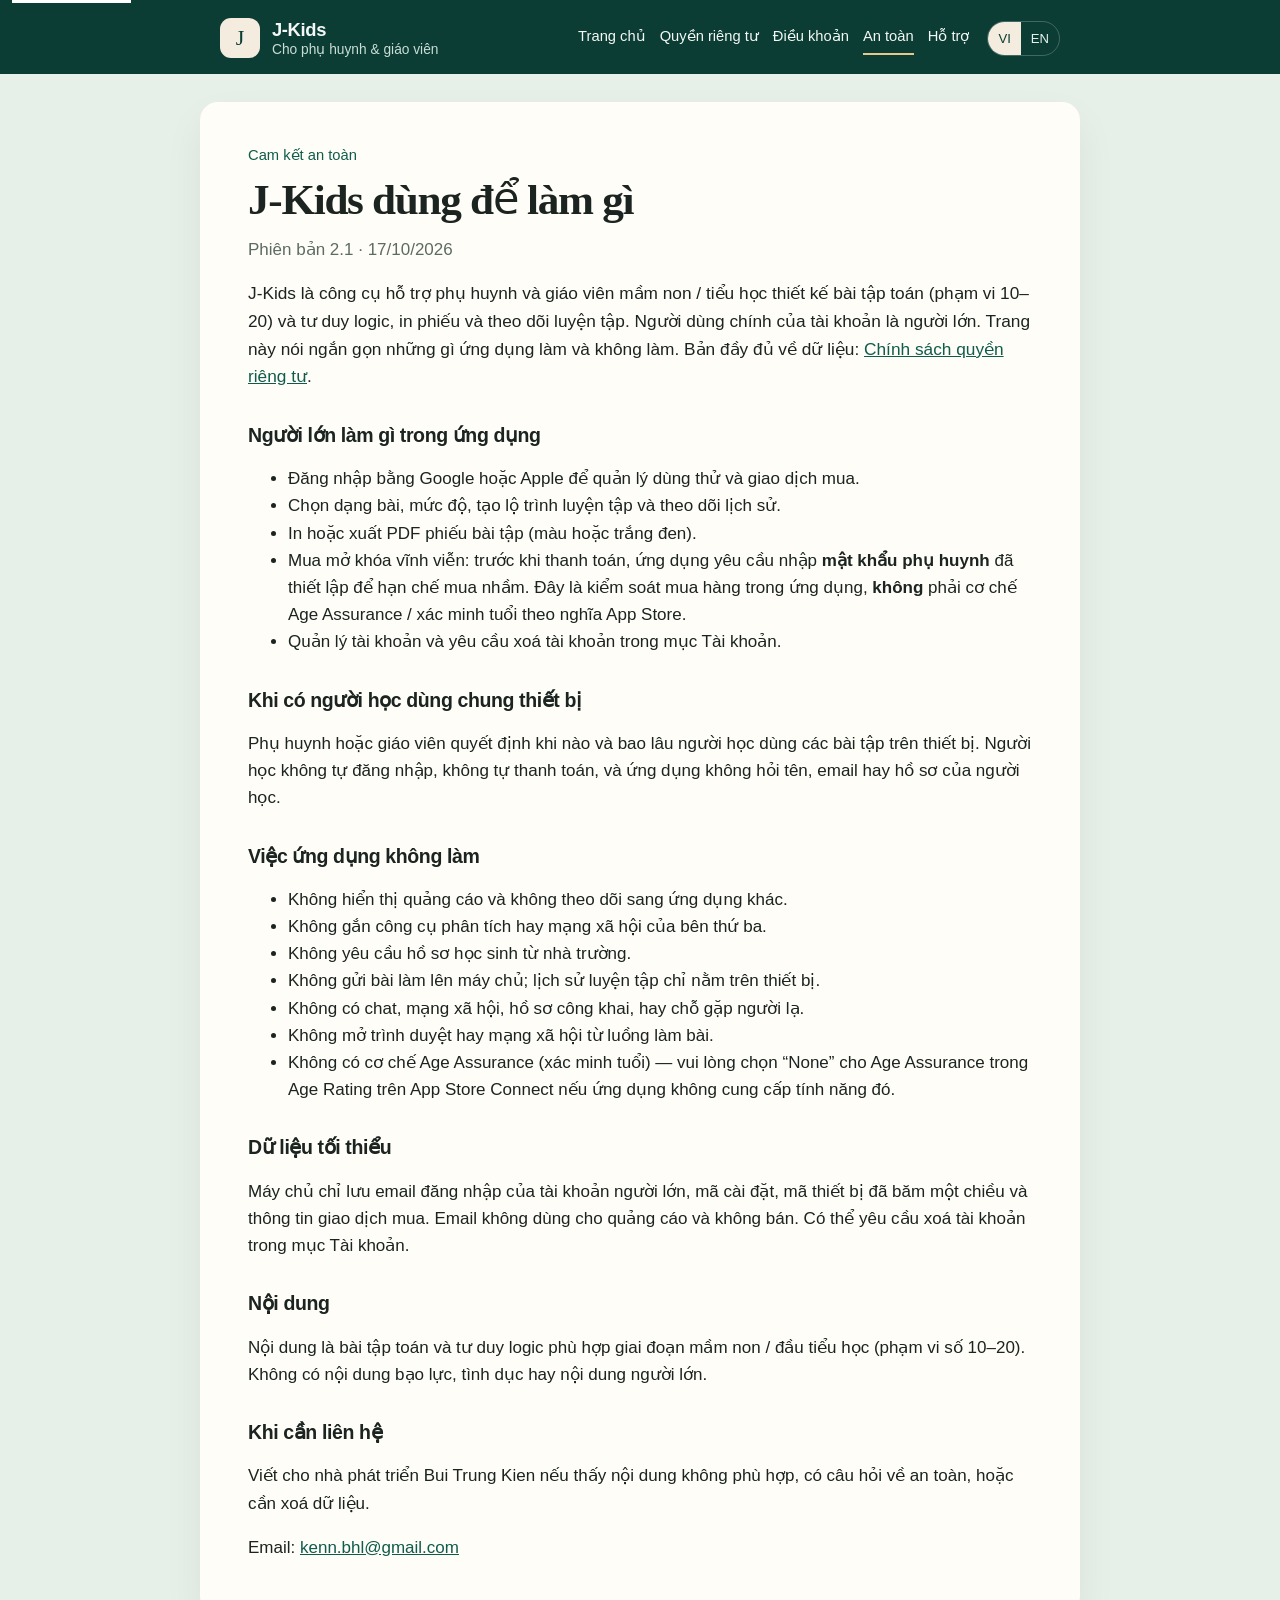
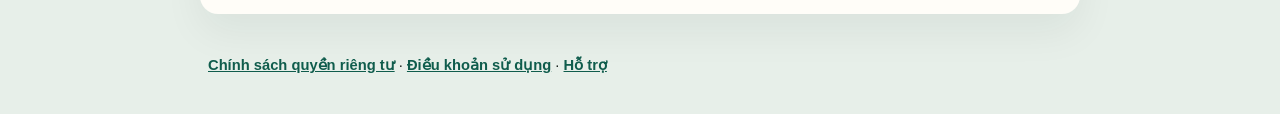
<file: safety.html>
<!DOCTYPE html>
<html lang="vi">
<head>
  <meta charset="utf-8">
  <meta name="viewport" content="width=device-width, initial-scale=1">
  <title>Cam kết an toàn · J-Kids</title>
  <meta name="description" content="Cam kết an toàn của J-Kids: công cụ cho phụ huynh và giáo viên; không chat, không quảng cáo; đăng nhập và thanh toán do người lớn thực hiện.">
  <link rel="icon" href="favicon.svg" type="image/svg+xml">
  <link rel="stylesheet" href="styles.css">
</head>
<body
  data-title-vi="Cam kết an toàn · J-Kids"
  data-title-en="Safety · J-Kids"
  data-desc-vi="Cam kết an toàn của J-Kids: công cụ cho phụ huynh và giáo viên; không chat, không quảng cáo; đăng nhập và thanh toán do người lớn thực hiện."
  data-desc-en="Safety commitment for J-Kids: a tool for parents and teachers; no chat and no ads; sign-in and payment are done by an adult.">
  <a class="skip" href="#content" data-label-vi="Tới nội dung" data-label-en="Skip to content">Tới nội dung</a>
  <header class="mast">
    <div class="mast-inner">
      <a class="brand" data-keep-lang data-href="index.html" href="index.html">
        <span class="brand-mark" aria-hidden="true">J</span>
        <span class="brand-text">
          <strong class="brand-name">J-Kids</strong>
          <span class="brand-sub" data-label-vi="Cho phụ huynh &amp; giáo viên" data-label-en="For parents &amp; teachers">Cho phụ huynh &amp; giáo viên</span>
        </span>
      </a>
      <div class="mast-tools">
        <nav data-label-mode="aria" data-label-vi="Chính sách" data-label-en="Policies" aria-label="Chính sách">
          <a data-keep-lang data-href="index.html" href="index.html" data-label-vi="Trang chủ" data-label-en="Home">Trang chủ</a>
          <a data-keep-lang data-href="privacy.html" href="privacy.html" data-label-vi="Quyền riêng tư" data-label-en="Privacy">Quyền riêng tư</a>
          <a data-keep-lang data-href="terms.html" href="terms.html" data-label-vi="Điều khoản" data-label-en="Terms">Điều khoản</a>
          <a data-keep-lang data-href="safety.html" href="safety.html" aria-current="page" data-label-vi="An toàn" data-label-en="Safety">An toàn</a>
          <a data-keep-lang data-href="support.html" href="support.html" data-label-vi="Hỗ trợ" data-label-en="Support">Hỗ trợ</a>
        </nav>
        <div class="lang" role="group" data-label-mode="aria" data-label-vi="Ngôn ngữ" data-label-en="Language" aria-label="Ngôn ngữ">
          <button type="button" data-set-lang="vi" aria-pressed="true">VI</button>
          <button type="button" data-set-lang="en" aria-pressed="false">EN</button>
        </div>
      </div>
    </div>
  </header>
  <main id="content" class="sheet">
    <article data-lang-block="vi">
      <p class="kicker">Cam kết an toàn</p>
      <h1>J-Kids dùng để làm gì</h1>
      <p class="meta">Phiên bản 2.1 · 17/10/2026</p>
      <p class="lead">J-Kids là công cụ hỗ trợ phụ huynh và giáo viên mầm non / tiểu học thiết kế bài tập toán (phạm vi 10–20) và tư duy logic, in phiếu và theo dõi luyện tập. Người dùng chính của tài khoản là người lớn. Trang này nói ngắn gọn những gì ứng dụng làm và không làm. Bản đầy đủ về dữ liệu: <a data-keep-lang data-href="privacy.html" href="privacy.html">Chính sách quyền riêng tư</a>.</p>

      <h2>Người lớn làm gì trong ứng dụng</h2>
      <ul>
        <li>Đăng nhập bằng Google hoặc Apple để quản lý dùng thử và giao dịch mua.</li>
        <li>Chọn dạng bài, mức độ, tạo lộ trình luyện tập và theo dõi lịch sử.</li>
        <li>In hoặc xuất PDF phiếu bài tập (màu hoặc trắng đen).</li>
        <li>Mua mở khóa vĩnh viễn: trước khi thanh toán, ứng dụng yêu cầu nhập <strong>mật khẩu phụ huynh</strong> đã thiết lập để hạn chế mua nhầm. Đây là kiểm soát mua hàng trong ứng dụng, <strong>không</strong> phải cơ chế Age Assurance / xác minh tuổi theo nghĩa App Store.</li>
        <li>Quản lý tài khoản và yêu cầu xoá tài khoản trong mục Tài khoản.</li>
      </ul>

      <h2>Khi có người học dùng chung thiết bị</h2>
      <p>Phụ huynh hoặc giáo viên quyết định khi nào và bao lâu người học dùng các bài tập trên thiết bị. Người học không tự đăng nhập, không tự thanh toán, và ứng dụng không hỏi tên, email hay hồ sơ của người học.</p>

      <h2>Việc ứng dụng không làm</h2>
      <ul>
        <li>Không hiển thị quảng cáo và không theo dõi sang ứng dụng khác.</li>
        <li>Không gắn công cụ phân tích hay mạng xã hội của bên thứ ba.</li>
        <li>Không yêu cầu hồ sơ học sinh từ nhà trường.</li>
        <li>Không gửi bài làm lên máy chủ; lịch sử luyện tập chỉ nằm trên thiết bị.</li>
        <li>Không có chat, mạng xã hội, hồ sơ công khai, hay chỗ gặp người lạ.</li>
        <li>Không mở trình duyệt hay mạng xã hội từ luồng làm bài.</li>
        <li>Không có cơ chế Age Assurance (xác minh tuổi) — vui lòng chọn “None” cho Age Assurance trong Age Rating trên App Store Connect nếu ứng dụng không cung cấp tính năng đó.</li>
      </ul>

      <h2>Dữ liệu tối thiểu</h2>
      <p>Máy chủ chỉ lưu email đăng nhập của tài khoản người lớn, mã cài đặt, mã thiết bị đã băm một chiều và thông tin giao dịch mua. Email không dùng cho quảng cáo và không bán. Có thể yêu cầu xoá tài khoản trong mục Tài khoản.</p>

      <h2>Nội dung</h2>
      <p>Nội dung là bài tập toán và tư duy logic phù hợp giai đoạn mầm non / đầu tiểu học (phạm vi số 10–20). Không có nội dung bạo lực, tình dục hay nội dung người lớn.</p>

      <h2>Khi cần liên hệ</h2>
      <p>Viết cho nhà phát triển <span data-developer-name>Bui Trung Kien</span> nếu thấy nội dung không phù hợp, có câu hỏi về an toàn, hoặc cần xoá dữ liệu.</p>
      <p>Email: <a data-contact-email href="site-config.js">cập nhật email liên hệ</a></p>
    </article>

    <article data-lang-block="en" hidden>
      <p class="kicker">Safety commitment</p>
      <h1>What J-Kids is for</h1>
      <p class="meta">Version 2.1 · 17 October 2026</p>
      <p class="lead">J-Kids helps parents and preschool / elementary teachers design early math (range 10–20) and logic exercises, print worksheets, and track practice. The account holder is an adult. This page states what the app does and does not do. Full data notice: <a data-keep-lang data-href="privacy.html" href="privacy.html">Privacy Policy</a>.</p>

      <h2>What adults do in the app</h2>
      <ul>
        <li>Sign in with Google or Apple to manage the trial and purchases.</li>
        <li>Choose exercise types and difficulty, build practice paths, and review history.</li>
        <li>Print or export PDF worksheets (color or black-and-white).</li>
        <li>Buy a lifetime unlock: before payment, the app requires the <strong>parent password</strong> set by the adult to reduce accidental purchases. This is an in-app purchase gate, <strong>not</strong> App Store “Age Assurance.”</li>
        <li>Manage the account and request account deletion from Account.</li>
      </ul>

      <h2>When a learner uses the same device</h2>
      <p>The parent or teacher decides when and for how long a learner uses the exercises. Learners do not sign in or pay themselves, and the app does not ask for a learner’s name, email, or profile.</p>

      <h2>What the app does not do</h2>
      <ul>
        <li>It does not show ads and does not track users into other apps.</li>
        <li>It includes no third-party analytics or social-network kits.</li>
        <li>It does not ask a school for student records.</li>
        <li>It does not upload answers to our servers; practice history stays on the device.</li>
        <li>It has no chat, social network, public profile, or way to meet strangers.</li>
        <li>It does not open a browser or social network from the exercise flow.</li>
        <li>It does not provide Age Assurance. Please set Age Assurance to “None” in App Store Connect Age Rating if the app does not offer that feature.</li>
      </ul>

      <h2>Minimal data</h2>
      <p>The server stores only the adult account email, an install ID, a one-way hashed device ID, and purchase information. The email is not used for advertising and is not sold. Account deletion can be requested from Account in the app.</p>

      <h2>Content</h2>
      <p>Content is early math and logic practice suitable for preschool / early elementary number ranges (10–20). There is no violent, sexual, or adult material.</p>

      <h2>How to reach us</h2>
      <p>Write to <span data-developer-name>Bui Trung Kien</span> about unsuitable content, a safety question, or data deletion.</p>
      <p>Email: <a data-contact-email href="site-config.js">add a contact email</a></p>
    </article>
  </main>
  <footer class="site-footer">
    <div data-lang-block="vi">
      <p class="banner" data-email-warning hidden>Trang chưa có email liên hệ. Trước khi công khai, hãy điền địa chỉ email vào <code>site-config.js</code>.</p>
      <p><a data-keep-lang data-href="privacy.html" href="privacy.html">Chính sách quyền riêng tư</a> · <a data-keep-lang data-href="terms.html" href="terms.html">Điều khoản sử dụng</a> · <a data-keep-lang data-href="support.html" href="support.html">Hỗ trợ</a></p>
    </div>
    <div data-lang-block="en" hidden>
      <p class="banner" data-email-warning hidden>No contact email is set. Add one in <code>site-config.js</code> before publishing.</p>
      <p><a data-keep-lang data-href="privacy.html" href="privacy.html">Privacy Policy</a> · <a data-keep-lang data-href="terms.html" href="terms.html">Terms of Use</a> · <a data-keep-lang data-href="support.html" href="support.html">Support</a></p>
    </div>
  </footer>
  <script src="site-config.js"></script>
  <script src="site.js"></script>
</body>
</html>
</file>
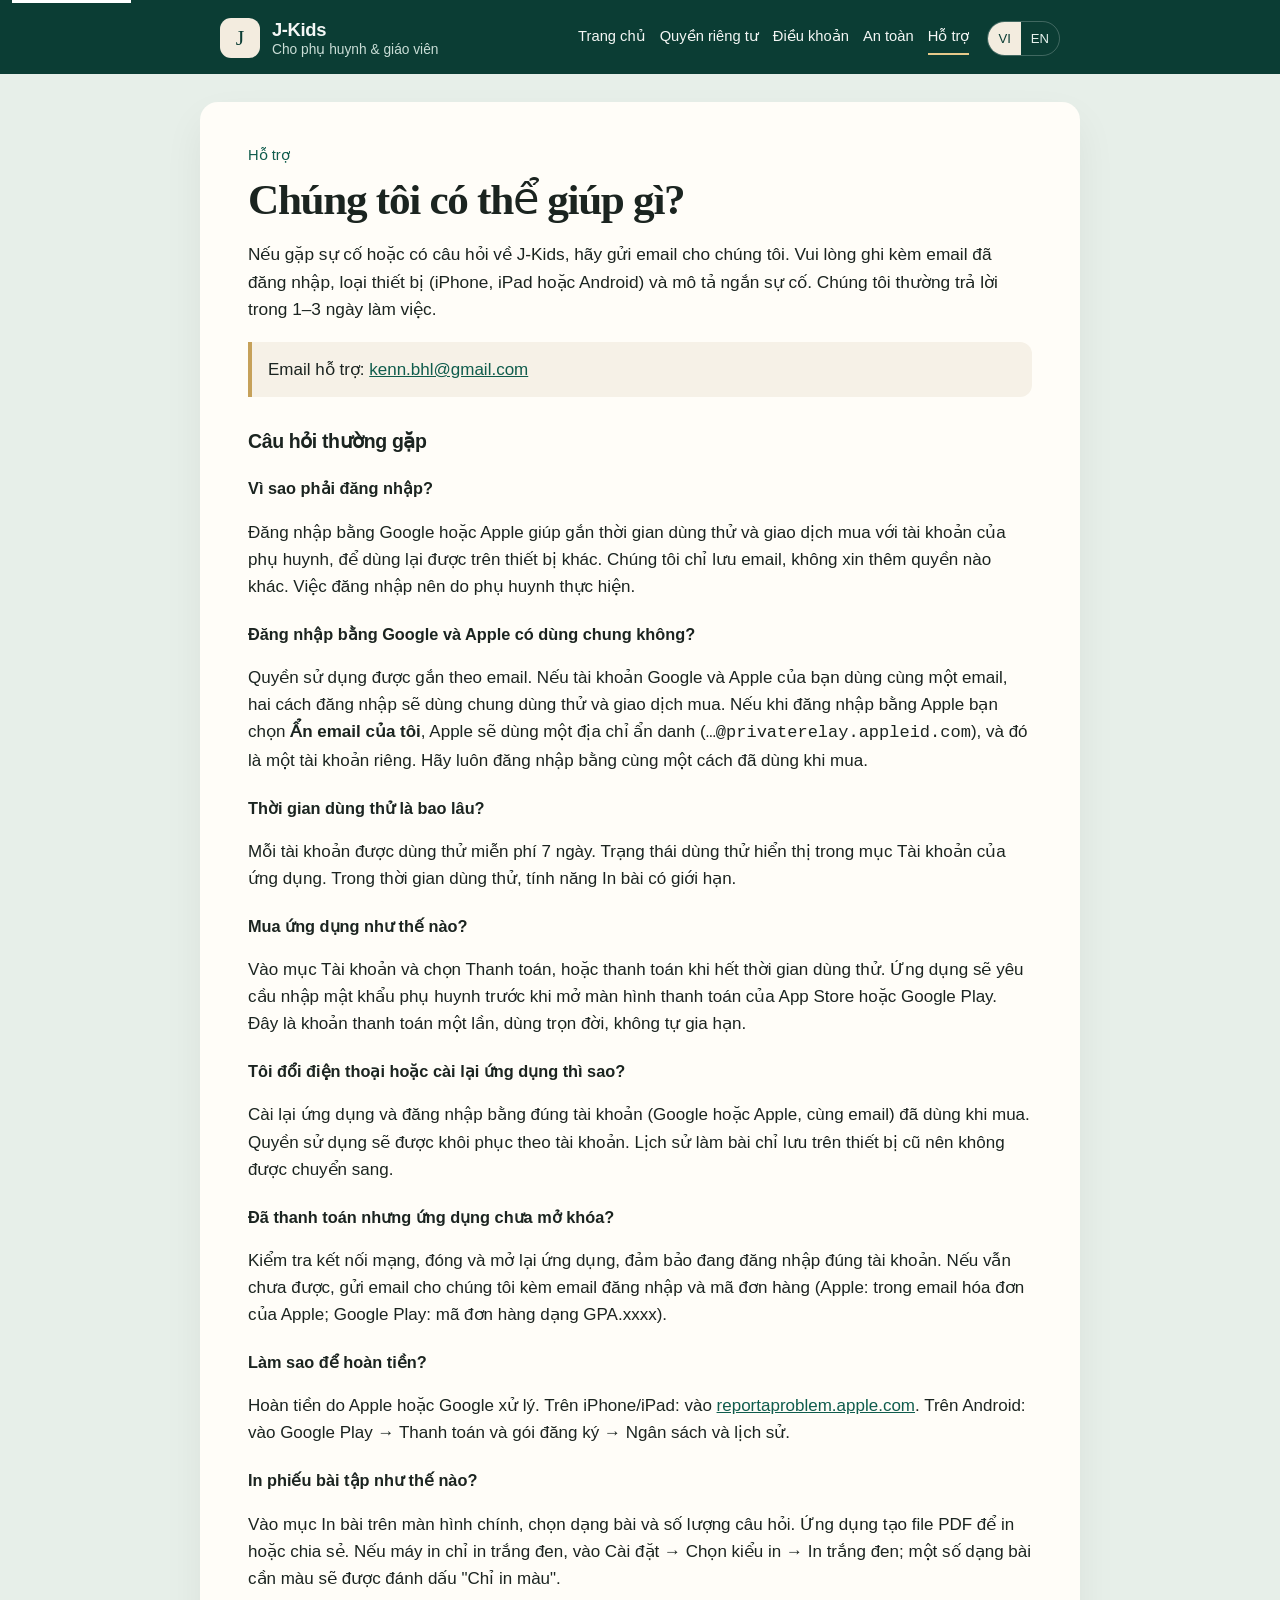
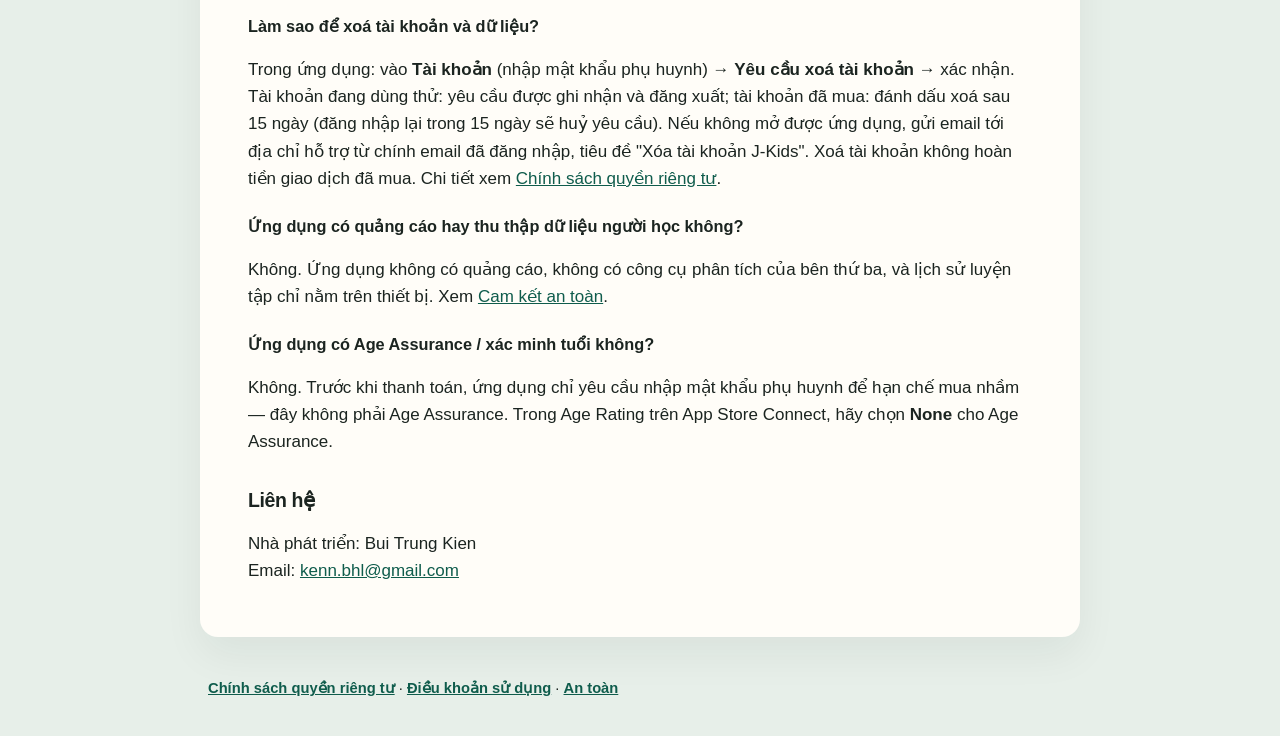
<file: support.html>
<!DOCTYPE html>
<html lang="vi">
<head>
  <meta charset="utf-8">
  <meta name="viewport" content="width=device-width, initial-scale=1">
  <title>Hỗ trợ · J-Kids</title>
  <meta name="description" content="Hỗ trợ J-Kids: câu hỏi thường gặp về đăng nhập, dùng thử, mua ứng dụng, in phiếu bài tập và xóa tài khoản.">
  <link rel="icon" href="favicon.svg" type="image/svg+xml">
  <link rel="stylesheet" href="styles.css">
</head>
<body
  data-title-vi="Hỗ trợ · J-Kids"
  data-title-en="Support · J-Kids"
  data-desc-vi="Hỗ trợ J-Kids: câu hỏi thường gặp về đăng nhập, dùng thử, mua ứng dụng, in phiếu bài tập và xóa tài khoản."
  data-desc-en="J-Kids support: frequently asked questions about sign-in, the trial, purchases, printing worksheets, and deleting an account.">
  <a class="skip" href="#content" data-label-vi="Tới nội dung" data-label-en="Skip to content">Tới nội dung</a>
  <header class="mast">
    <div class="mast-inner">
      <a class="brand" data-keep-lang data-href="index.html" href="index.html">
        <span class="brand-mark" aria-hidden="true">J</span>
        <span class="brand-text">
          <strong class="brand-name">J-Kids</strong>
          <span class="brand-sub" data-label-vi="Cho phụ huynh &amp; giáo viên" data-label-en="For parents &amp; teachers">Cho phụ huynh &amp; giáo viên</span>
        </span>
      </a>
      <div class="mast-tools">
        <nav data-label-mode="aria" data-label-vi="Chính sách" data-label-en="Policies" aria-label="Chính sách">
          <a data-keep-lang data-href="index.html" href="index.html" data-label-vi="Trang chủ" data-label-en="Home">Trang chủ</a>
          <a data-keep-lang data-href="privacy.html" href="privacy.html" data-label-vi="Quyền riêng tư" data-label-en="Privacy">Quyền riêng tư</a>
          <a data-keep-lang data-href="terms.html" href="terms.html" data-label-vi="Điều khoản" data-label-en="Terms">Điều khoản</a>
          <a data-keep-lang data-href="safety.html" href="safety.html" data-label-vi="An toàn" data-label-en="Safety">An toàn</a>
          <a data-keep-lang data-href="support.html" href="support.html" aria-current="page" data-label-vi="Hỗ trợ" data-label-en="Support">Hỗ trợ</a>
        </nav>
        <div class="lang" role="group" data-label-mode="aria" data-label-vi="Ngôn ngữ" data-label-en="Language" aria-label="Ngôn ngữ">
          <button type="button" data-set-lang="vi" aria-pressed="true">VI</button>
          <button type="button" data-set-lang="en" aria-pressed="false">EN</button>
        </div>
      </div>
    </div>
  </header>
  <main id="content" class="sheet">
    <article data-lang-block="vi">
      <p class="kicker">Hỗ trợ</p>
      <h1>Chúng tôi có thể giúp gì?</h1>
      <p class="lead">Nếu gặp sự cố hoặc có câu hỏi về J-Kids, hãy gửi email cho chúng tôi. Vui lòng ghi kèm email đã đăng nhập, loại thiết bị (iPhone, iPad hoặc Android) và mô tả ngắn sự cố. Chúng tôi thường trả lời trong 1–3 ngày làm việc.</p>
      <p class="promise">Email hỗ trợ: <a data-contact-email href="site-config.js">cập nhật email liên hệ</a></p>

      <h2>Câu hỏi thường gặp</h2>

      <h3>Vì sao phải đăng nhập?</h3>
      <p>Đăng nhập bằng Google hoặc Apple giúp gắn thời gian dùng thử và giao dịch mua với tài khoản của phụ huynh, để dùng lại được trên thiết bị khác. Chúng tôi chỉ lưu email, không xin thêm quyền nào khác. Việc đăng nhập nên do phụ huynh thực hiện.</p>

      <h3>Đăng nhập bằng Google và Apple có dùng chung không?</h3>
      <p>Quyền sử dụng được gắn theo email. Nếu tài khoản Google và Apple của bạn dùng cùng một email, hai cách đăng nhập sẽ dùng chung dùng thử và giao dịch mua. Nếu khi đăng nhập bằng Apple bạn chọn <strong>Ẩn email của tôi</strong>, Apple sẽ dùng một địa chỉ ẩn danh (<code>…@privaterelay.appleid.com</code>), và đó là một tài khoản riêng. Hãy luôn đăng nhập bằng cùng một cách đã dùng khi mua.</p>

      <h3>Thời gian dùng thử là bao lâu?</h3>
      <p>Mỗi tài khoản được dùng thử miễn phí 7 ngày. Trạng thái dùng thử hiển thị trong mục Tài khoản của ứng dụng. Trong thời gian dùng thử, tính năng In bài có giới hạn.</p>

      <h3>Mua ứng dụng như thế nào?</h3>
      <p>Vào mục Tài khoản và chọn Thanh toán, hoặc thanh toán khi hết thời gian dùng thử. Ứng dụng sẽ yêu cầu nhập mật khẩu phụ huynh trước khi mở màn hình thanh toán của App Store hoặc Google Play. Đây là khoản thanh toán một lần, dùng trọn đời, không tự gia hạn.</p>

      <h3>Tôi đổi điện thoại hoặc cài lại ứng dụng thì sao?</h3>
      <p>Cài lại ứng dụng và đăng nhập bằng đúng tài khoản (Google hoặc Apple, cùng email) đã dùng khi mua. Quyền sử dụng sẽ được khôi phục theo tài khoản. Lịch sử làm bài chỉ lưu trên thiết bị cũ nên không được chuyển sang.</p>

      <h3>Đã thanh toán nhưng ứng dụng chưa mở khóa?</h3>
      <p>Kiểm tra kết nối mạng, đóng và mở lại ứng dụng, đảm bảo đang đăng nhập đúng tài khoản. Nếu vẫn chưa được, gửi email cho chúng tôi kèm email đăng nhập và mã đơn hàng (Apple: trong email hóa đơn của Apple; Google Play: mã đơn hàng dạng GPA.xxxx).</p>

      <h3>Làm sao để hoàn tiền?</h3>
      <p>Hoàn tiền do Apple hoặc Google xử lý. Trên iPhone/iPad: vào <a href="https://reportaproblem.apple.com" rel="noopener">reportaproblem.apple.com</a>. Trên Android: vào Google Play → Thanh toán và gói đăng ký → Ngân sách và lịch sử.</p>

      <h3>In phiếu bài tập như thế nào?</h3>
      <p>Vào mục In bài trên màn hình chính, chọn dạng bài và số lượng câu hỏi. Ứng dụng tạo file PDF để in hoặc chia sẻ. Nếu máy in chỉ in trắng đen, vào Cài đặt → Chọn kiểu in → In trắng đen; một số dạng bài cần màu sẽ được đánh dấu "Chỉ in màu".</p>

      <h3>Làm sao để xoá tài khoản và dữ liệu?</h3>
      <p>Trong ứng dụng: vào <strong>Tài khoản</strong> (nhập mật khẩu phụ huynh) → <strong>Yêu cầu xoá tài khoản</strong> → xác nhận. Tài khoản đang dùng thử: yêu cầu được ghi nhận và đăng xuất; tài khoản đã mua: đánh dấu xoá sau 15 ngày (đăng nhập lại trong 15 ngày sẽ huỷ yêu cầu). Nếu không mở được ứng dụng, gửi email tới địa chỉ hỗ trợ từ chính email đã đăng nhập, tiêu đề "Xóa tài khoản J-Kids". Xoá tài khoản không hoàn tiền giao dịch đã mua. Chi tiết xem <a data-keep-lang data-href="privacy.html" href="privacy.html">Chính sách quyền riêng tư</a>.</p>

      <h3>Ứng dụng có quảng cáo hay thu thập dữ liệu người học không?</h3>
      <p>Không. Ứng dụng không có quảng cáo, không có công cụ phân tích của bên thứ ba, và lịch sử luyện tập chỉ nằm trên thiết bị. Xem <a data-keep-lang data-href="safety.html" href="safety.html">Cam kết an toàn</a>.</p>

      <h3>Ứng dụng có Age Assurance / xác minh tuổi không?</h3>
      <p>Không. Trước khi thanh toán, ứng dụng chỉ yêu cầu nhập mật khẩu phụ huynh để hạn chế mua nhầm — đây không phải Age Assurance. Trong Age Rating trên App Store Connect, hãy chọn <strong>None</strong> cho Age Assurance.</p>

      <h2>Liên hệ</h2>
      <p>Nhà phát triển: <span data-developer-name>Bui Trung Kien</span><br>
        Email: <a data-contact-email href="site-config.js">cập nhật email liên hệ</a></p>
    </article>

    <article data-lang-block="en" hidden>
      <p class="kicker">Support</p>
      <h1>How can we help?</h1>
      <p class="lead">If you have a problem or a question about J-Kids, please email us. Include the email you signed in with, your device type (iPhone, iPad, or Android), and a short description. We usually reply within 1–3 business days.</p>
      <p class="promise">Support email: <a data-contact-email href="site-config.js">add a contact email</a></p>

      <h2>Frequently asked questions</h2>

      <h3>Why do I need to sign in?</h3>
      <p>Signing in with Google or Apple ties the trial and purchases to the parent’s account so they can be used again on another device. We store only the email and request no other access. Sign-in should be done by a parent.</p>

      <h3>Do Google and Apple sign-in share the same account?</h3>
      <p>Access is tied to the email. If your Google and Apple accounts use the same email, both sign-in methods share the trial and purchases. If you choose <strong>Hide My Email</strong> when signing in with Apple, Apple uses an anonymous relay address (<code>…@privaterelay.appleid.com</code>), which is a separate account. Always sign in the same way you did when you purchased.</p>

      <h3>How long is the free trial?</h3>
      <p>Each account gets a 7-day free trial. The trial status is shown in the Account section of the app. During the trial, the Print feature is limited.</p>

      <h3>How do I buy the app?</h3>
      <p>Open Account and choose Pay, or pay when the trial ends. The app asks for the parent password before opening the App Store or Google Play payment screen. It is a one-time lifetime purchase that does not renew.</p>

      <h3>I changed phones or reinstalled the app.</h3>
      <p>Install the app and sign in with the same account (Google or Apple, same email) used for the purchase. Access is restored by account. Practice history is stored only on the old device and is not transferred.</p>

      <h3>I paid but the app is still locked.</h3>
      <p>Check your connection, close and reopen the app, and make sure you are signed in with the right account. If it is still locked, email us with your sign-in email and order ID (Apple: in Apple’s receipt email; Google Play: an order ID like GPA.xxxx).</p>

      <h3>How do I get a refund?</h3>
      <p>Refunds are handled by Apple or Google. On iPhone/iPad: visit <a href="https://reportaproblem.apple.com" rel="noopener">reportaproblem.apple.com</a>. On Android: Google Play → Payments &amp; subscriptions → Budget &amp; history.</p>

      <h3>How do I print worksheets?</h3>
      <p>Open Print on the home screen, choose the exercise types and the number of questions. The app creates a PDF to print or share. If your printer is black-and-white, go to Settings → Print mode → Black and white; exercise types that need color are marked “Color only”.</p>

      <h3>How do I delete my account and data?</h3>
      <p>In the app: open <strong>Account</strong> (enter the parent password) → <strong>Request account deletion</strong> → confirm. Trial accounts: the request is recorded and you are signed out. Purchased accounts: marked for deletion after 15 days (signing in again within 15 days cancels the request). If you cannot open the app, email support from the signed-in address, subject “Delete J-Kids account”. Deletion does not refund a purchase. See the <a data-keep-lang data-href="privacy.html" href="privacy.html">Privacy Policy</a>.</p>

      <h3>Does the app show ads or collect learner data?</h3>
      <p>No. The app has no ads and no third-party analytics, and practice history stays on the device. See the <a data-keep-lang data-href="safety.html" href="safety.html">Safety commitment</a>.</p>

      <h3>Does the app include Age Assurance?</h3>
      <p>No. Before payment the app only asks for the parent password to reduce accidental purchases — that is not Age Assurance. In App Store Connect Age Rating, set Age Assurance to <strong>None</strong>.</p>

      <h2>Contact</h2>
      <p>Developer: <span data-developer-name>Bui Trung Kien</span><br>
        Email: <a data-contact-email href="site-config.js">add a contact email</a></p>
    </article>
  </main>
  <footer class="site-footer">
    <div data-lang-block="vi">
      <p class="banner" data-email-warning hidden>Trang chưa có email liên hệ. Trước khi công khai, hãy điền địa chỉ email vào <code>site-config.js</code>.</p>
      <p><a data-keep-lang data-href="privacy.html" href="privacy.html">Chính sách quyền riêng tư</a> · <a data-keep-lang data-href="terms.html" href="terms.html">Điều khoản sử dụng</a> · <a data-keep-lang data-href="safety.html" href="safety.html">An toàn</a></p>
    </div>
    <div data-lang-block="en" hidden>
      <p class="banner" data-email-warning hidden>No contact email is set. Add one in <code>site-config.js</code> before publishing.</p>
      <p><a data-keep-lang data-href="privacy.html" href="privacy.html">Privacy Policy</a> · <a data-keep-lang data-href="terms.html" href="terms.html">Terms of Use</a> · <a data-keep-lang data-href="safety.html" href="safety.html">Safety</a></p>
    </div>
  </footer>
  <script src="site-config.js"></script>
  <script src="site.js"></script>
</body>
</html>
</file>
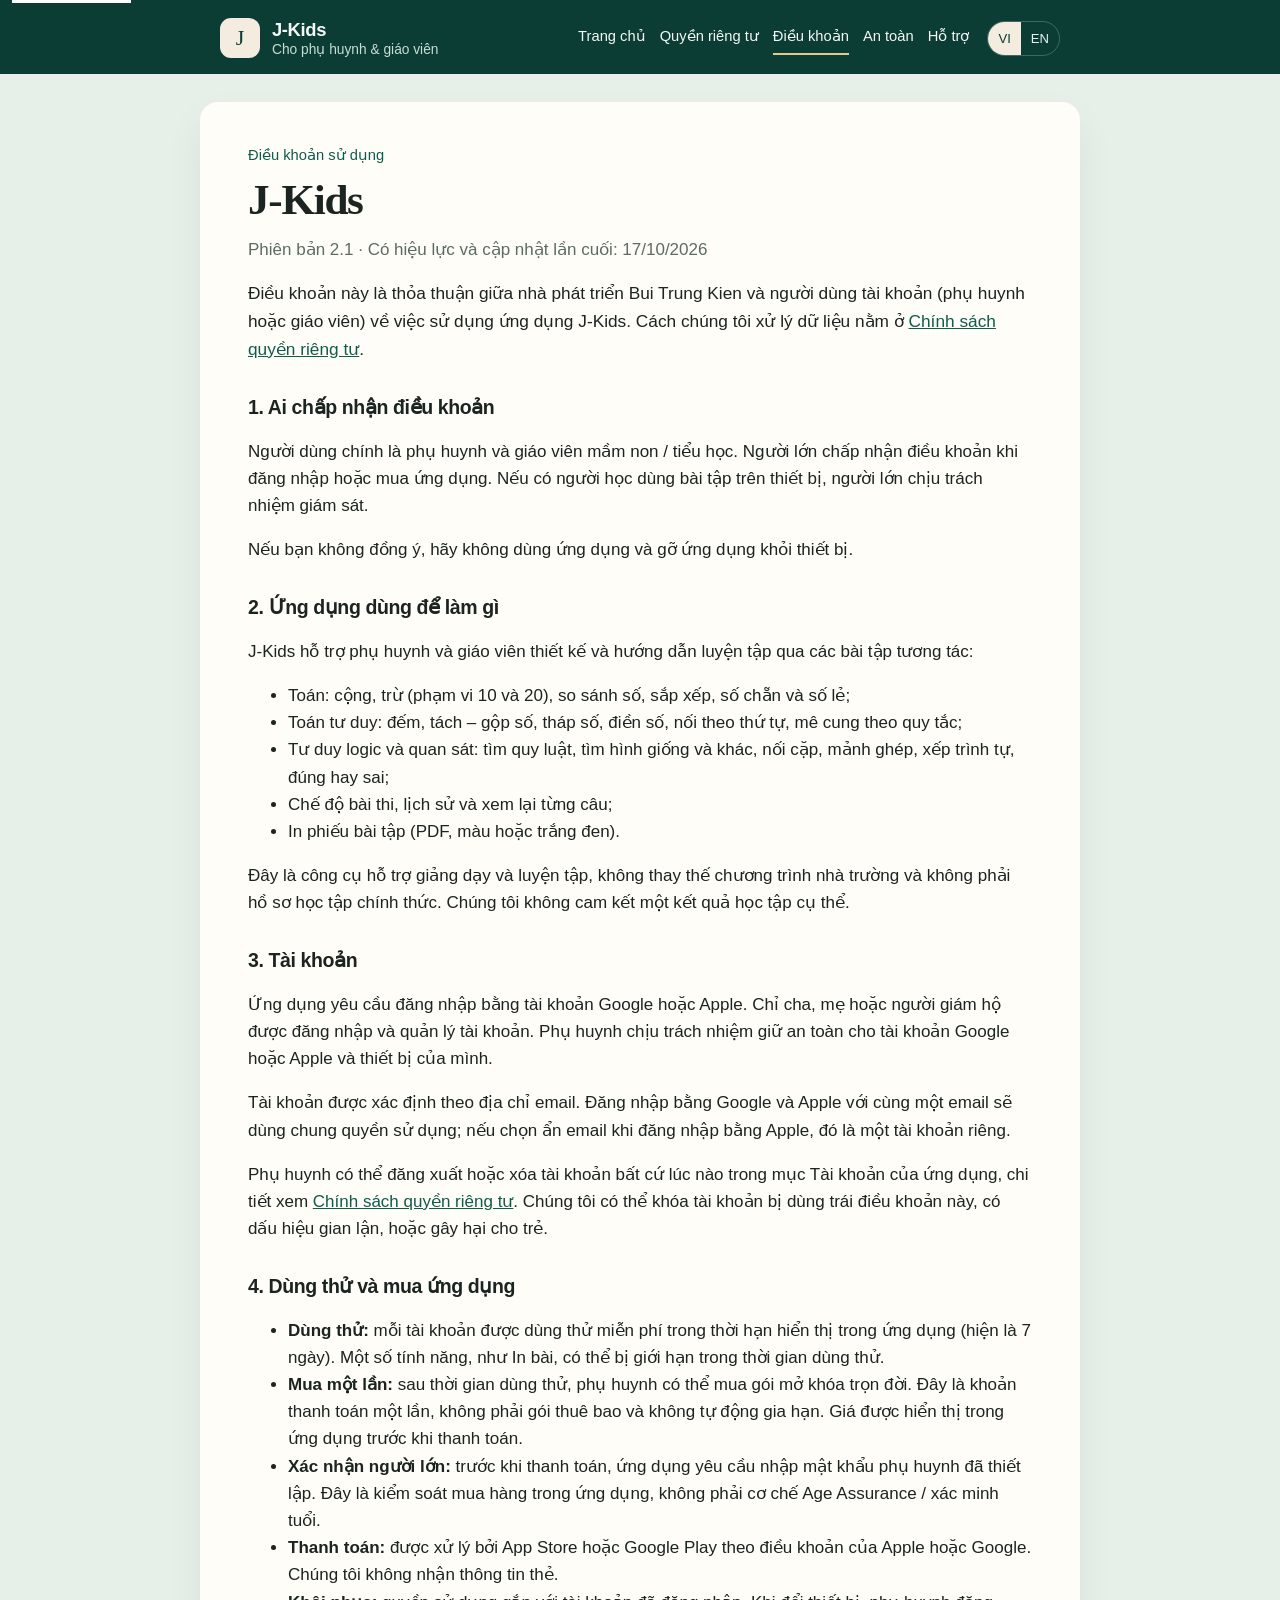
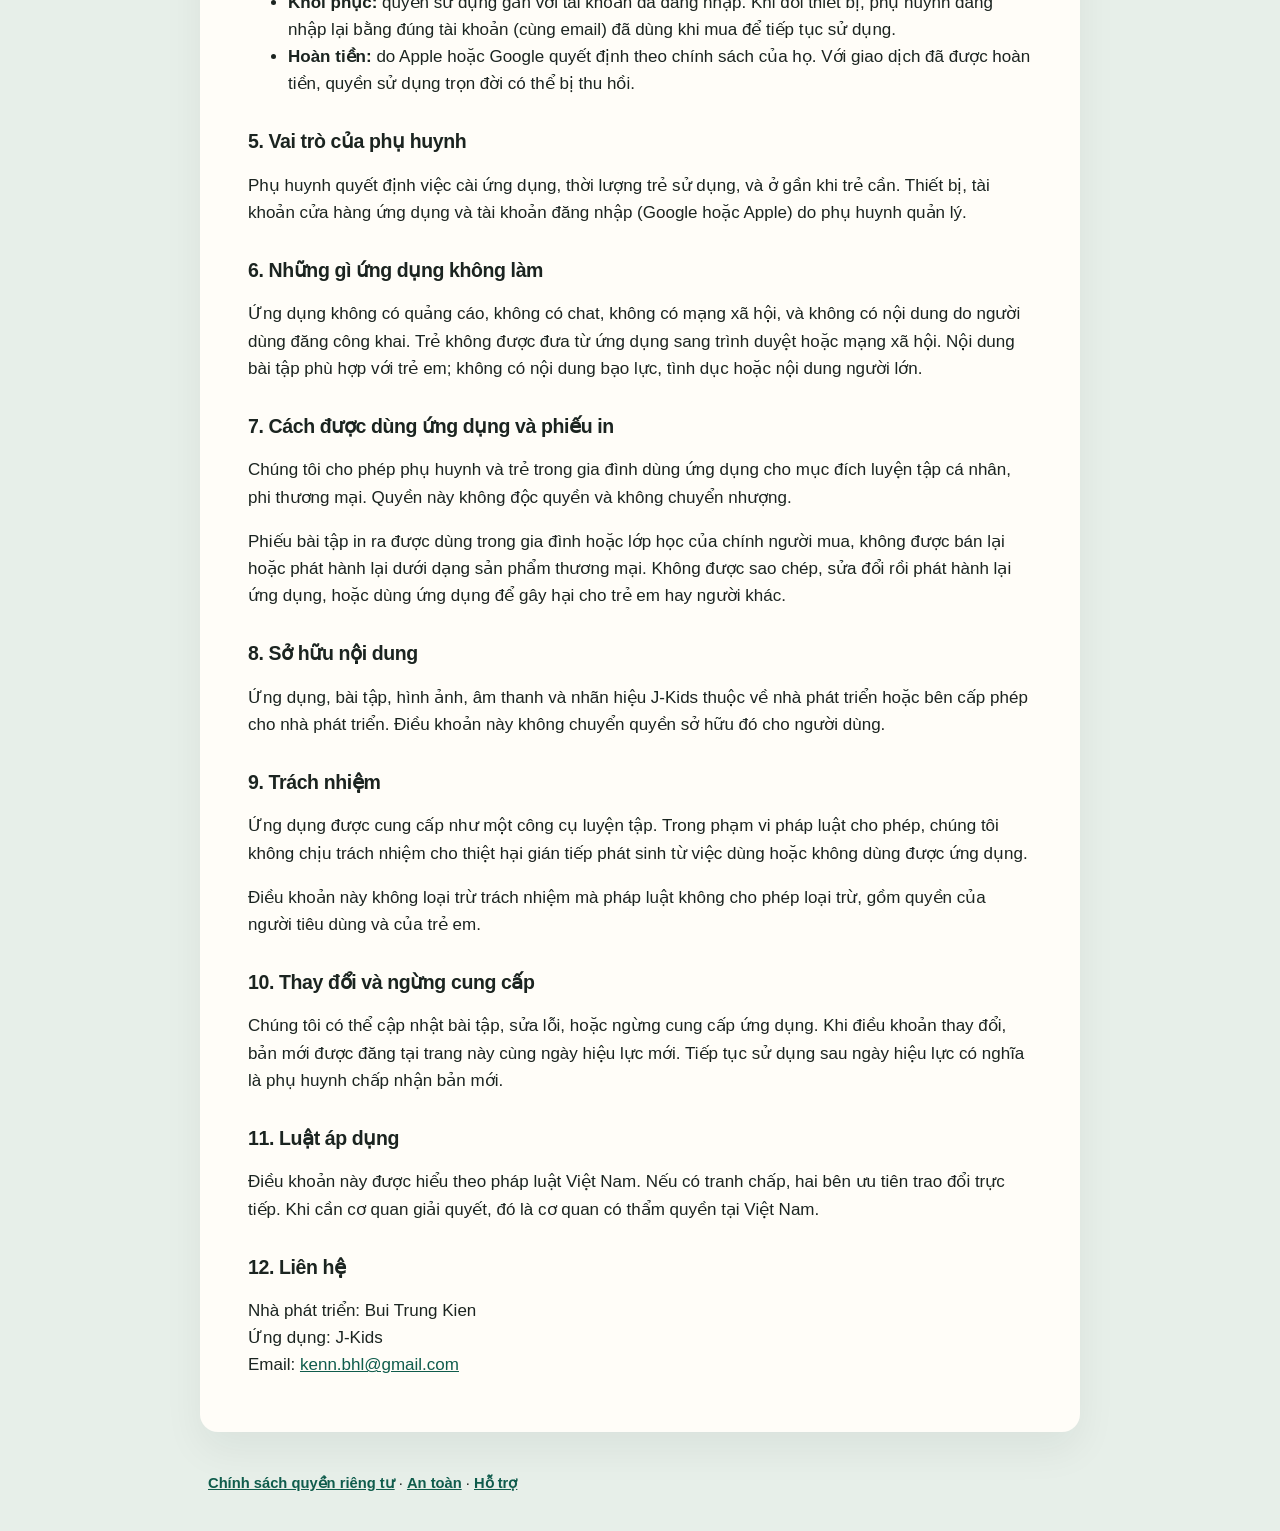
<file: terms.html>
<!DOCTYPE html>
<html lang="vi">
<head>
  <meta charset="utf-8">
  <meta name="viewport" content="width=device-width, initial-scale=1">
  <title>Điều khoản sử dụng · J-Kids</title>
  <meta name="description" content="Điều khoản sử dụng J-Kids: công cụ cho phụ huynh và giáo viên, dùng thử miễn phí, mua một lần dùng trọn đời.">
  <link rel="icon" href="favicon.svg" type="image/svg+xml">
  <link rel="stylesheet" href="styles.css">
</head>
<body
  data-title-vi="Điều khoản sử dụng · J-Kids"
  data-title-en="Terms of Use · J-Kids"
  data-desc-vi="Điều khoản sử dụng J-Kids: công cụ cho phụ huynh và giáo viên, dùng thử miễn phí, mua một lần dùng trọn đời."
  data-desc-en="Terms of Use for J-Kids, a tool for parents and teachers, with a free trial and a one-time lifetime purchase.">
  <a class="skip" href="#content" data-label-vi="Tới nội dung" data-label-en="Skip to content">Tới nội dung</a>
  <header class="mast">
    <div class="mast-inner">
      <a class="brand" data-keep-lang data-href="index.html" href="index.html">
        <span class="brand-mark" aria-hidden="true">J</span>
        <span class="brand-text">
          <strong class="brand-name">J-Kids</strong>
          <span class="brand-sub" data-label-vi="Cho phụ huynh &amp; giáo viên" data-label-en="For parents &amp; teachers">Cho phụ huynh &amp; giáo viên</span>
        </span>
      </a>
      <div class="mast-tools">
        <nav data-label-mode="aria" data-label-vi="Chính sách" data-label-en="Policies" aria-label="Chính sách">
          <a data-keep-lang data-href="index.html" href="index.html" data-label-vi="Trang chủ" data-label-en="Home">Trang chủ</a>
          <a data-keep-lang data-href="privacy.html" href="privacy.html" data-label-vi="Quyền riêng tư" data-label-en="Privacy">Quyền riêng tư</a>
          <a data-keep-lang data-href="terms.html" href="terms.html" aria-current="page" data-label-vi="Điều khoản" data-label-en="Terms">Điều khoản</a>
          <a data-keep-lang data-href="safety.html" href="safety.html" data-label-vi="An toàn" data-label-en="Safety">An toàn</a>
          <a data-keep-lang data-href="support.html" href="support.html" data-label-vi="Hỗ trợ" data-label-en="Support">Hỗ trợ</a>
        </nav>
        <div class="lang" role="group" data-label-mode="aria" data-label-vi="Ngôn ngữ" data-label-en="Language" aria-label="Ngôn ngữ">
          <button type="button" data-set-lang="vi" aria-pressed="true">VI</button>
          <button type="button" data-set-lang="en" aria-pressed="false">EN</button>
        </div>
      </div>
    </div>
  </header>
  <main id="content" class="sheet">
    <article data-lang-block="vi">
      <p class="kicker">Điều khoản sử dụng</p>
      <h1>J-Kids</h1>
      <p class="meta">Phiên bản 2.1 · Có hiệu lực và cập nhật lần cuối: 17/10/2026</p>
      <p class="lead">Điều khoản này là thỏa thuận giữa nhà phát triển <span data-developer-name>Bui Trung Kien</span> và người dùng tài khoản (phụ huynh hoặc giáo viên) về việc sử dụng ứng dụng J-Kids. Cách chúng tôi xử lý dữ liệu nằm ở <a data-keep-lang data-href="privacy.html" href="privacy.html">Chính sách quyền riêng tư</a>.</p>

      <h2>1. Ai chấp nhận điều khoản</h2>
      <p>Người dùng chính là phụ huynh và giáo viên mầm non / tiểu học. Người lớn chấp nhận điều khoản khi đăng nhập hoặc mua ứng dụng. Nếu có người học dùng bài tập trên thiết bị, người lớn chịu trách nhiệm giám sát.</p>
      <p>Nếu bạn không đồng ý, hãy không dùng ứng dụng và gỡ ứng dụng khỏi thiết bị.</p>

      <h2>2. Ứng dụng dùng để làm gì</h2>
      <p>J-Kids hỗ trợ phụ huynh và giáo viên thiết kế và hướng dẫn luyện tập qua các bài tập tương tác:</p>
      <ul>
        <li>Toán: cộng, trừ (phạm vi 10 và 20), so sánh số, sắp xếp, số chẵn và số lẻ;</li>
        <li>Toán tư duy: đếm, tách – gộp số, tháp số, điền số, nối theo thứ tự, mê cung theo quy tắc;</li>
        <li>Tư duy logic và quan sát: tìm quy luật, tìm hình giống và khác, nối cặp, mảnh ghép, xếp trình tự, đúng hay sai;</li>
        <li>Chế độ bài thi, lịch sử và xem lại từng câu;</li>
        <li>In phiếu bài tập (PDF, màu hoặc trắng đen).</li>
      </ul>
      <p>Đây là công cụ hỗ trợ giảng dạy và luyện tập, không thay thế chương trình nhà trường và không phải hồ sơ học tập chính thức. Chúng tôi không cam kết một kết quả học tập cụ thể.</p>

      <h2>3. Tài khoản</h2>
      <p>Ứng dụng yêu cầu đăng nhập bằng tài khoản Google hoặc Apple. Chỉ cha, mẹ hoặc người giám hộ được đăng nhập và quản lý tài khoản. Phụ huynh chịu trách nhiệm giữ an toàn cho tài khoản Google hoặc Apple và thiết bị của mình.</p>
      <p>Tài khoản được xác định theo địa chỉ email. Đăng nhập bằng Google và Apple với cùng một email sẽ dùng chung quyền sử dụng; nếu chọn ẩn email khi đăng nhập bằng Apple, đó là một tài khoản riêng.</p>
      <p>Phụ huynh có thể đăng xuất hoặc xóa tài khoản bất cứ lúc nào trong mục Tài khoản của ứng dụng, chi tiết xem <a data-keep-lang data-href="privacy.html" href="privacy.html">Chính sách quyền riêng tư</a>. Chúng tôi có thể khóa tài khoản bị dùng trái điều khoản này, có dấu hiệu gian lận, hoặc gây hại cho trẻ.</p>

      <h2>4. Dùng thử và mua ứng dụng</h2>
      <ul>
        <li><strong>Dùng thử:</strong> mỗi tài khoản được dùng thử miễn phí trong thời hạn hiển thị trong ứng dụng (hiện là 7 ngày). Một số tính năng, như In bài, có thể bị giới hạn trong thời gian dùng thử.</li>
        <li><strong>Mua một lần:</strong> sau thời gian dùng thử, phụ huynh có thể mua gói mở khóa trọn đời. Đây là khoản thanh toán một lần, không phải gói thuê bao và không tự động gia hạn. Giá được hiển thị trong ứng dụng trước khi thanh toán.</li>
        <li><strong>Xác nhận người lớn:</strong> trước khi thanh toán, ứng dụng yêu cầu nhập mật khẩu phụ huynh đã thiết lập. Đây là kiểm soát mua hàng trong ứng dụng, không phải cơ chế Age Assurance / xác minh tuổi.</li>
        <li><strong>Thanh toán:</strong> được xử lý bởi App Store hoặc Google Play theo điều khoản của Apple hoặc Google. Chúng tôi không nhận thông tin thẻ.</li>
        <li><strong>Khôi phục:</strong> quyền sử dụng gắn với tài khoản đã đăng nhập. Khi đổi thiết bị, phụ huynh đăng nhập lại bằng đúng tài khoản (cùng email) đã dùng khi mua để tiếp tục sử dụng.</li>
        <li><strong>Hoàn tiền:</strong> do Apple hoặc Google quyết định theo chính sách của họ. Với giao dịch đã được hoàn tiền, quyền sử dụng trọn đời có thể bị thu hồi.</li>
      </ul>

      <h2>5. Vai trò của phụ huynh</h2>
      <p>Phụ huynh quyết định việc cài ứng dụng, thời lượng trẻ sử dụng, và ở gần khi trẻ cần. Thiết bị, tài khoản cửa hàng ứng dụng và tài khoản đăng nhập (Google hoặc Apple) do phụ huynh quản lý.</p>

      <h2>6. Những gì ứng dụng không làm</h2>
      <p>Ứng dụng không có quảng cáo, không có chat, không có mạng xã hội, và không có nội dung do người dùng đăng công khai. Trẻ không được đưa từ ứng dụng sang trình duyệt hoặc mạng xã hội. Nội dung bài tập phù hợp với trẻ em; không có nội dung bạo lực, tình dục hoặc nội dung người lớn.</p>

      <h2>7. Cách được dùng ứng dụng và phiếu in</h2>
      <p>Chúng tôi cho phép phụ huynh và trẻ trong gia đình dùng ứng dụng cho mục đích luyện tập cá nhân, phi thương mại. Quyền này không độc quyền và không chuyển nhượng.</p>
      <p>Phiếu bài tập in ra được dùng trong gia đình hoặc lớp học của chính người mua, không được bán lại hoặc phát hành lại dưới dạng sản phẩm thương mại. Không được sao chép, sửa đổi rồi phát hành lại ứng dụng, hoặc dùng ứng dụng để gây hại cho trẻ em hay người khác.</p>

      <h2>8. Sở hữu nội dung</h2>
      <p>Ứng dụng, bài tập, hình ảnh, âm thanh và nhãn hiệu J-Kids thuộc về nhà phát triển hoặc bên cấp phép cho nhà phát triển. Điều khoản này không chuyển quyền sở hữu đó cho người dùng.</p>

      <h2>9. Trách nhiệm</h2>
      <p>Ứng dụng được cung cấp như một công cụ luyện tập. Trong phạm vi pháp luật cho phép, chúng tôi không chịu trách nhiệm cho thiệt hại gián tiếp phát sinh từ việc dùng hoặc không dùng được ứng dụng.</p>
      <p>Điều khoản này không loại trừ trách nhiệm mà pháp luật không cho phép loại trừ, gồm quyền của người tiêu dùng và của trẻ em.</p>

      <h2>10. Thay đổi và ngừng cung cấp</h2>
      <p>Chúng tôi có thể cập nhật bài tập, sửa lỗi, hoặc ngừng cung cấp ứng dụng. Khi điều khoản thay đổi, bản mới được đăng tại trang này cùng ngày hiệu lực mới. Tiếp tục sử dụng sau ngày hiệu lực có nghĩa là phụ huynh chấp nhận bản mới.</p>

      <h2>11. Luật áp dụng</h2>
      <p>Điều khoản này được hiểu theo pháp luật Việt Nam. Nếu có tranh chấp, hai bên ưu tiên trao đổi trực tiếp. Khi cần cơ quan giải quyết, đó là cơ quan có thẩm quyền tại Việt Nam.</p>

      <h2>12. Liên hệ</h2>
      <p>Nhà phát triển: <span data-developer-name>Bui Trung Kien</span><br>
        Ứng dụng: J-Kids<br>
        Email: <a data-contact-email href="site-config.js">cập nhật email liên hệ</a></p>
    </article>

    <article data-lang-block="en" hidden>
      <p class="kicker">Terms of Use</p>
      <h1>J-Kids</h1>
      <p class="meta">Version 2.1 · Effective and last updated: 17 October 2026</p>
      <p class="lead">These terms are an agreement between <span data-developer-name>Bui Trung Kien</span> and the account holder (a parent or teacher) about use of the J-Kids app. How we handle data is described in the <a data-keep-lang data-href="privacy.html" href="privacy.html">Privacy Policy</a>.</p>

      <h2>1. Who accepts these terms</h2>
      <p>The primary users are parents and preschool / elementary teachers. An adult accepts these terms by signing in or buying the app. If a learner uses exercises on the device, the adult is responsible for supervision.</p>
      <p>If you do not agree, do not use the app and uninstall it.</p>

      <h2>2. What the app is for</h2>
      <p>J-Kids helps parents and teachers design and guide practice with interactive exercises:</p>
      <ul>
        <li>Math: addition and subtraction (ranges 10 and 20), comparing numbers, ordering, odd and even numbers;</li>
        <li>Math thinking: counting, number bonds, number pyramids, filling in numbers, connecting in order, rule-based mazes;</li>
        <li>Logic and observation: patterns, same and different pictures, matching pairs, missing pieces, sequencing, true or false;</li>
        <li>Test mode, history, and question-by-question review;</li>
        <li>Printable worksheets (PDF, color or black-and-white).</li>
      </ul>
      <p>It is a teaching and practice support tool. It does not replace a school curriculum and is not an official school record. We do not promise a particular learning result.</p>

      <h2>3. Account</h2>
      <p>The app requires sign-in with a Google or Apple account. Only a parent or guardian may sign in and manage the account. The parent is responsible for keeping their Google or Apple account and device secure.</p>
      <p>An account is identified by its email address. Signing in with Google and with Apple using the same email shares the same access; choosing Hide My Email with Apple creates a separate account.</p>
      <p>A parent can sign out or delete the account at any time from Account in the app; see the <a data-keep-lang data-href="privacy.html" href="privacy.html">Privacy Policy</a>. We may suspend an account used against these terms, showing signs of fraud, or used in a way that harms a child.</p>

      <h2>4. Trial and purchase</h2>
      <ul>
        <li><strong>Trial:</strong> each account gets a free trial for the period shown in the app (currently 7 days). Some features, such as Print, may be limited during the trial.</li>
        <li><strong>One-time purchase:</strong> after the trial, a parent can buy a lifetime unlock. It is a single payment, not a subscription, and does not renew. The price is shown in the app before payment.</li>
        <li><strong>Adult confirmation:</strong> before payment, the app asks for the parent password set by the adult. This is an in-app purchase control, not Age Assurance.</li>
        <li><strong>Payment:</strong> handled by the App Store or Google Play under Apple’s or Google’s terms. We never receive card details.</li>
        <li><strong>Restore:</strong> access is tied to the signed-in account. On a new device, the parent signs in with the same account (same email) used for the purchase to continue.</li>
        <li><strong>Refunds:</strong> decided by Apple or Google under their policies. If a purchase is refunded, lifetime access may be revoked.</li>
      </ul>

      <h2>5. The parent's role</h2>
      <p>The parent decides whether to install the app, how long a child may use it, and when to sit with the child. The parent manages the device, the store account, and the sign-in account (Google or Apple).</p>

      <h2>6. What the app does not do</h2>
      <p>The app has no advertising, no chat, no social network, and no public user content. A child is not sent from the app to a browser or a social network. Exercise content is suitable for children, with no violent, sexual, or adult material.</p>

      <h2>7. How the app and printed worksheets may be used</h2>
      <p>We allow a parent and the children in their family to use the app for personal, non-commercial practice. This permission is non-exclusive and non-transferable.</p>
      <p>Printed worksheets may be used in the buyer’s own family or classroom and may not be resold or republished as a commercial product. You may not copy, modify and republish the app, or use it to harm a child or anyone else.</p>

      <h2>8. Ownership</h2>
      <p>The app, the exercises, the artwork, the audio, and the J-Kids name belong to the developer or to the developer's licensors. These terms do not transfer that ownership to the user.</p>

      <h2>9. Responsibility</h2>
      <p>The app is provided as a practice tool. To the extent the law allows, we are not liable for indirect loss arising from use of the app or from the app being unavailable.</p>
      <p>These terms do not exclude liability that the law does not allow us to exclude, including consumer rights and children's rights.</p>

      <h2>10. Changes and availability</h2>
      <p>We may update exercises, fix bugs, or stop offering the app. When these terms change, the new version is posted on this page with a new effective date. Continued use after the effective date means the parent accepts the new terms.</p>

      <h2>11. Governing law</h2>
      <p>These terms are read under Vietnamese law. If there is a dispute, the parties will first try to resolve it directly. If a public body must decide, it will be a competent body in Vietnam.</p>

      <h2>12. Contact</h2>
      <p>Developer: <span data-developer-name>Bui Trung Kien</span><br>
        App: J-Kids<br>
        Email: <a data-contact-email href="site-config.js">add a contact email</a></p>
    </article>
  </main>
  <footer class="site-footer">
    <div data-lang-block="vi">
      <p class="banner" data-email-warning hidden>Trang chưa có email liên hệ. Trước khi công khai, hãy điền địa chỉ email vào <code>site-config.js</code>.</p>
      <p><a data-keep-lang data-href="privacy.html" href="privacy.html">Chính sách quyền riêng tư</a> · <a data-keep-lang data-href="safety.html" href="safety.html">An toàn</a> · <a data-keep-lang data-href="support.html" href="support.html">Hỗ trợ</a></p>
    </div>
    <div data-lang-block="en" hidden>
      <p class="banner" data-email-warning hidden>No contact email is set. Add one in <code>site-config.js</code> before publishing.</p>
      <p><a data-keep-lang data-href="privacy.html" href="privacy.html">Privacy Policy</a> · <a data-keep-lang data-href="safety.html" href="safety.html">Safety</a> · <a data-keep-lang data-href="support.html" href="support.html">Support</a></p>
    </div>
  </footer>
  <script src="site-config.js"></script>
  <script src="site.js"></script>
</body>
</html>
</file>
<file: styles.css>
:root {
  --ink: #1b2420;
  --muted: #5c6b64;
  --line: #e3ebe6;
  --paper: #fffdf8;
  --bg: #e7efe9;
  --green: #0f5c4c;
  --green-dark: #0b3d34;
  --mint: #e4f3ee;
  --sand: #f6f1e7;
  --warn-bg: #f8f1df;
  --warn-ink: #6d5314;
  --shadow: 0 18px 40px rgba(15, 40, 32, 0.06);
  --serif: "Iowan Old Style", "Palatino Linotype", Palatino, Georgia, serif;
  --sans: "Avenir Next", "Segoe UI", sans-serif;
}

* { box-sizing: border-box; }

[hidden] { display: none !important; }

html { scroll-behavior: smooth; }

body {
  margin: 0;
  color: var(--ink);
  background:
    radial-gradient(1200px 400px at 10% -10%, #d7ebe3 0%, transparent 55%),
    var(--bg);
  font-family: var(--sans);
  font-size: 17px;
  line-height: 1.6;
}

a { color: var(--green); }

a:hover { color: var(--green-dark); }

.skip {
  position: absolute;
  left: 12px;
  top: -40px;
  background: white;
  padding: 8px 12px;
  z-index: 5;
}

.skip:focus { top: 12px; }

.mast {
  background: var(--green-dark);
  color: #f4f7f5;
}

.mast a { color: inherit; text-decoration: none; }

.mast-inner {
  max-width: 880px;
  margin: 0 auto;
  padding: 18px 20px 16px;
  display: flex;
  flex-wrap: wrap;
  gap: 16px 28px;
  align-items: center;
  justify-content: space-between;
}

.brand {
  display: flex;
  gap: 12px;
  align-items: center;
}

.brand-mark {
  width: 40px;
  height: 40px;
  border-radius: 11px;
  display: grid;
  place-items: center;
  background: #f3ecdf;
  color: var(--green-dark);
  font-family: var(--serif);
  font-size: 22px;
}

.brand-text { display: flex; flex-direction: column; line-height: 1.15; }

.brand-name { font-size: 1.15rem; letter-spacing: -0.02em; }

.brand-sub { color: #c9ddd6; font-size: 0.86rem; margin-top: 2px; }

.mast-tools {
  display: flex;
  flex-wrap: wrap;
  gap: 12px 18px;
  align-items: center;
}

nav {
  display: flex;
  flex-wrap: wrap;
  gap: 6px 14px;
}

nav a {
  font-size: 0.92rem;
  color: #e7f2ee;
  border-bottom: 2px solid transparent;
  padding: 4px 0;
}

nav a[aria-current="page"] { border-bottom-color: #e6c98a; }

.lang {
  display: flex;
  border: 1px solid rgba(255, 255, 255, 0.22);
  border-radius: 999px;
  overflow: hidden;
}

.lang button {
  appearance: none;
  border: 0;
  background: transparent;
  color: #e7f2ee;
  font: inherit;
  font-size: 0.82rem;
  padding: 6px 10px;
  cursor: pointer;
}

.lang button[aria-pressed="true"] {
  background: #f3ecdf;
  color: var(--green-dark);
}

.sheet {
  max-width: 880px;
  margin: 28px auto 40px;
  background: var(--paper);
  border-radius: 18px;
  padding: 42px 48px 36px;
  box-shadow: var(--shadow);
}

.kicker {
  margin: 0 0 8px;
  color: var(--green);
  font-size: 0.92rem;
}

h1 {
  font-family: var(--serif);
  font-weight: 560;
  font-size: clamp(2rem, 4vw, 2.7rem);
  letter-spacing: -0.03em;
  line-height: 1.12;
  margin: 0 0 12px;
}

.meta { color: var(--muted); margin: 0 0 8px; }

.lead { font-size: 1.08rem; }

h2 {
  font-size: 1.22rem;
  line-height: 1.3;
  margin: 2rem 0 0.6rem;
  letter-spacing: -0.02em;
}

h3 { font-size: 1.02rem; margin: 1.3rem 0 0.4rem; }

p, li { color: var(--ink); }

.facts {
  display: grid;
  grid-template-columns: 1fr 1fr;
  gap: 12px;
  margin: 22px 0;
  padding: 0;
}

.facts div {
  background: var(--mint);
  border-radius: 12px;
  padding: 14px 16px;
}

.facts dt {
  color: var(--green);
  font-size: 0.84rem;
  margin-bottom: 4px;
}

.facts dd { margin: 0; }

.promise {
  margin: 18px 0;
  padding: 14px 16px;
  background: var(--sand);
  border-left: 4px solid #c6a15a;
  border-radius: 0 12px 12px 0;
}

.toc {
  display: flex;
  flex-wrap: wrap;
  gap: 8px;
  margin: 18px 0 8px;
  padding: 0;
  list-style: none;
}

.toc a {
  display: inline-block;
  text-decoration: none;
  background: var(--bg);
  color: var(--green-dark);
  border-radius: 999px;
  padding: 4px 10px;
  font-size: 0.86rem;
}

.toc a:hover { background: var(--mint); }

.docs { list-style: none; padding: 0; margin: 18px 0 0; }

.docs li {
  border-top: 1px solid var(--line);
  padding: 16px 0;
}

.docs a { font-weight: 650; text-decoration: none; }

.docs p { margin: 4px 0 0; color: var(--muted); }

.table-wrap { overflow-x: auto; margin: 12px 0 4px; }

table {
  width: 100%;
  border-collapse: collapse;
  font-size: 0.95rem;
}

th, td {
  text-align: left;
  vertical-align: top;
  padding: 10px 12px;
  border-bottom: 1px solid var(--line);
}

th { color: var(--green-dark); font-weight: 650; }

.banner {
  margin: 0 0 18px;
  padding: 12px 14px;
  background: var(--warn-bg);
  color: var(--warn-ink);
  border-radius: 12px;
}

.site-footer {
  max-width: 880px;
  margin: 0 auto 36px;
  padding: 0 8px;
  color: var(--muted);
  font-size: 0.92rem;
}

.site-footer a { font-weight: 650; }

:focus-visible {
  outline: 2px solid #c6a15a;
  outline-offset: 3px;
}

@media (max-width: 720px) {
  .sheet {
    margin: 14px 12px 24px;
    padding: 28px 18px 24px;
    border-radius: 14px;
  }

  .facts { grid-template-columns: 1fr; }

  .site-footer { padding: 0 16px; }
}

@media (prefers-reduced-motion: reduce) {
  html { scroll-behavior: auto; }
}

@media print {
  body { background: white; }
  .mast, .skip, .toc, .site-footer .banner { display: none; }
  .sheet { box-shadow: none; margin: 0; max-width: none; }
}
</file>
